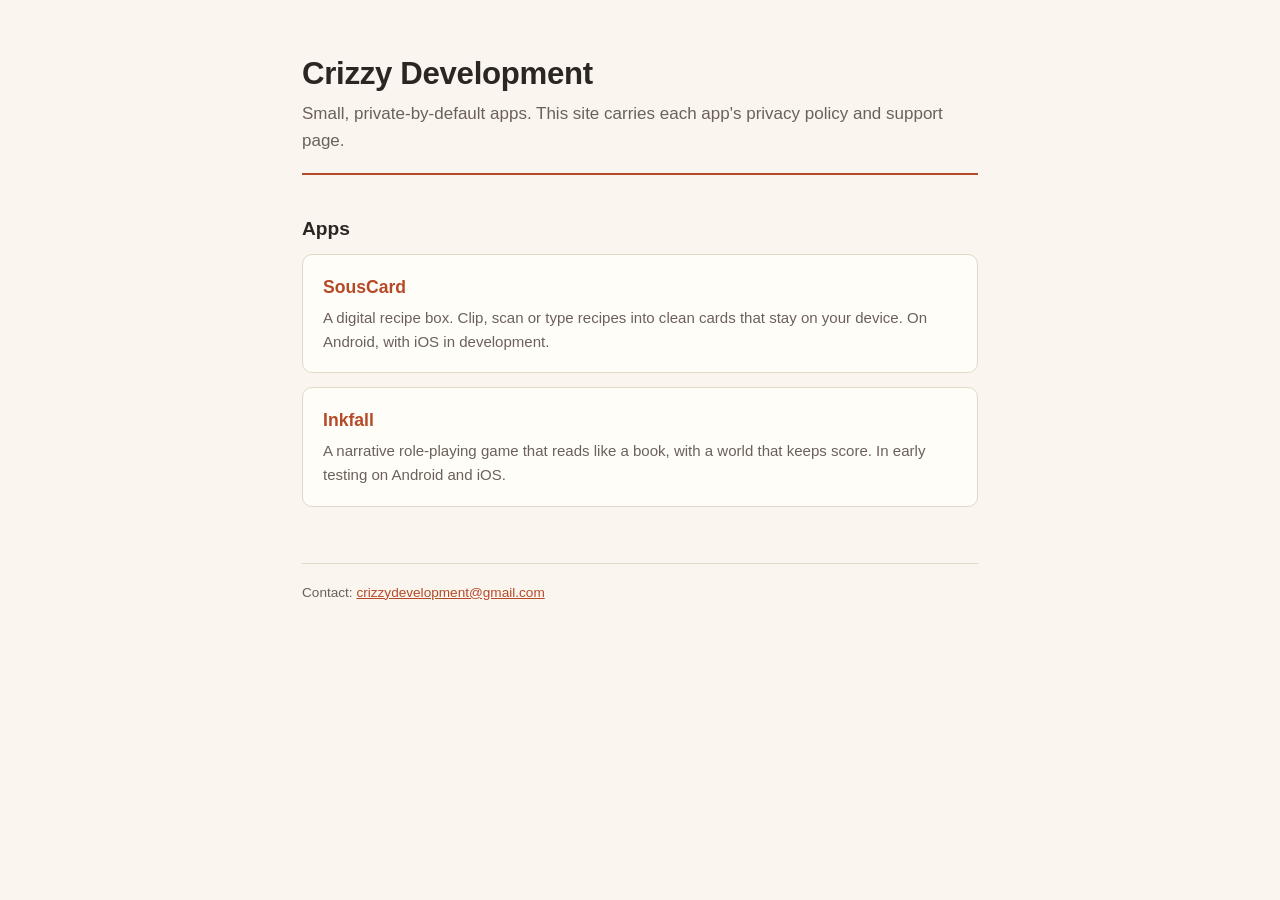
<file: index.html>
<!doctype html>
<html lang="en">
<head>
<meta charset="utf-8">
<meta name="viewport" content="width=device-width, initial-scale=1">
<title>Crizzy Development</title>
<meta name="description" content="Apps by Crizzy Development, with their privacy policies and support pages.">
<link rel="stylesheet" href="/assets/site.css">
</head>
<body>
<div class="wrap">
<header>
  <h1>Crizzy Development</h1>
  <p class="lede">Small, private-by-default apps. This site carries each app's privacy policy and support page.</p>
</header>

<h2>Apps</h2>

<a class="card" href="/souscard/">
  <h2>SousCard</h2>
  <p>A digital recipe box. Clip, scan or type recipes into clean cards that stay on your device. On Android, with iOS in development.</p>
</a>

<a class="card" href="/inkfall/">
  <h2>Inkfall</h2>
  <p>A narrative role-playing game that reads like a book, with a world that keeps score. In early testing on Android and iOS.</p>
</a>

<footer>
  <p>Contact: <a href="mailto:crizzydevelopment@gmail.com">crizzydevelopment@gmail.com</a></p>
</footer>
</div>
</body>
</html>
</file>
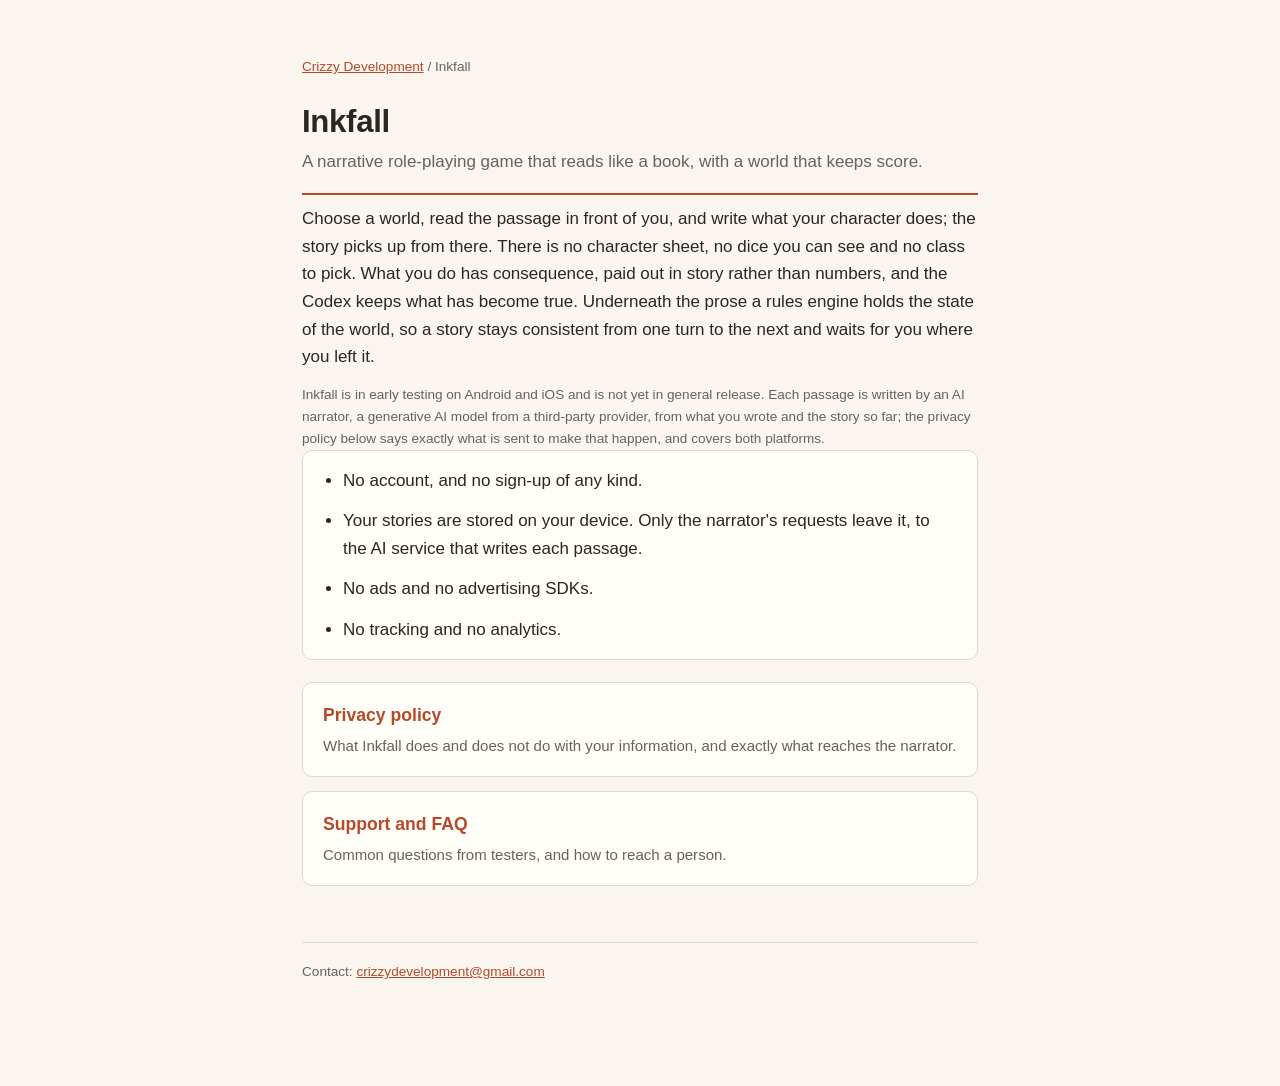
<file: inkfall/index.html>
<!doctype html>
<html lang="en">
<head>
<meta charset="utf-8">
<meta name="viewport" content="width=device-width, initial-scale=1">
<title>Inkfall</title>
<meta name="description" content="Inkfall is a narrative role-playing game for Android and iOS: choose a world, write what your character does, and an AI narrator answers back. In early testing.">
<link rel="stylesheet" href="/assets/site.css">
</head>
<body>
<div class="wrap">
<p class="crumb"><a href="/">Crizzy Development</a> / Inkfall</p>
<header>
  <h1>Inkfall</h1>
  <p class="lede">A narrative role-playing game that reads like a book, with a world that keeps score.</p>
</header>

<p>Choose a world, read the passage in front of you, and write what your character does; the story
picks up from there. There is no character sheet, no dice you can see and no class to pick. What you
do has consequence, paid out in story rather than numbers, and the Codex keeps what has become true.
Underneath the prose a rules engine holds the state of the world, so a story stays consistent from one
turn to the next and waits for you where you left it.</p>

<p class="meta">Inkfall is in early testing on Android and iOS and is not yet in general release. Each
passage is written by an AI narrator, a generative AI model from a third-party provider, from what you wrote and the story so far; the
privacy policy below says exactly what is sent to make that happen, and covers both platforms.</p>

<div class="key">
  <ul>
    <li>No account, and no sign-up of any kind.</li>
    <li>Your stories are stored on your device. Only the narrator's requests leave it, to the AI service that writes each passage.</li>
    <li>No ads and no advertising SDKs.</li>
    <li>No tracking and no analytics.</li>
  </ul>
</div>

<a class="card" href="/inkfall/privacy/">
  <h2>Privacy policy</h2>
  <p>What Inkfall does and does not do with your information, and exactly what reaches the narrator.</p>
</a>

<a class="card" href="/inkfall/support/">
  <h2>Support and FAQ</h2>
  <p>Common questions from testers, and how to reach a person.</p>
</a>

<footer>
  <p>Contact: <a href="mailto:crizzydevelopment@gmail.com">crizzydevelopment@gmail.com</a></p>
</footer>
</div>
</body>
</html>
</file>
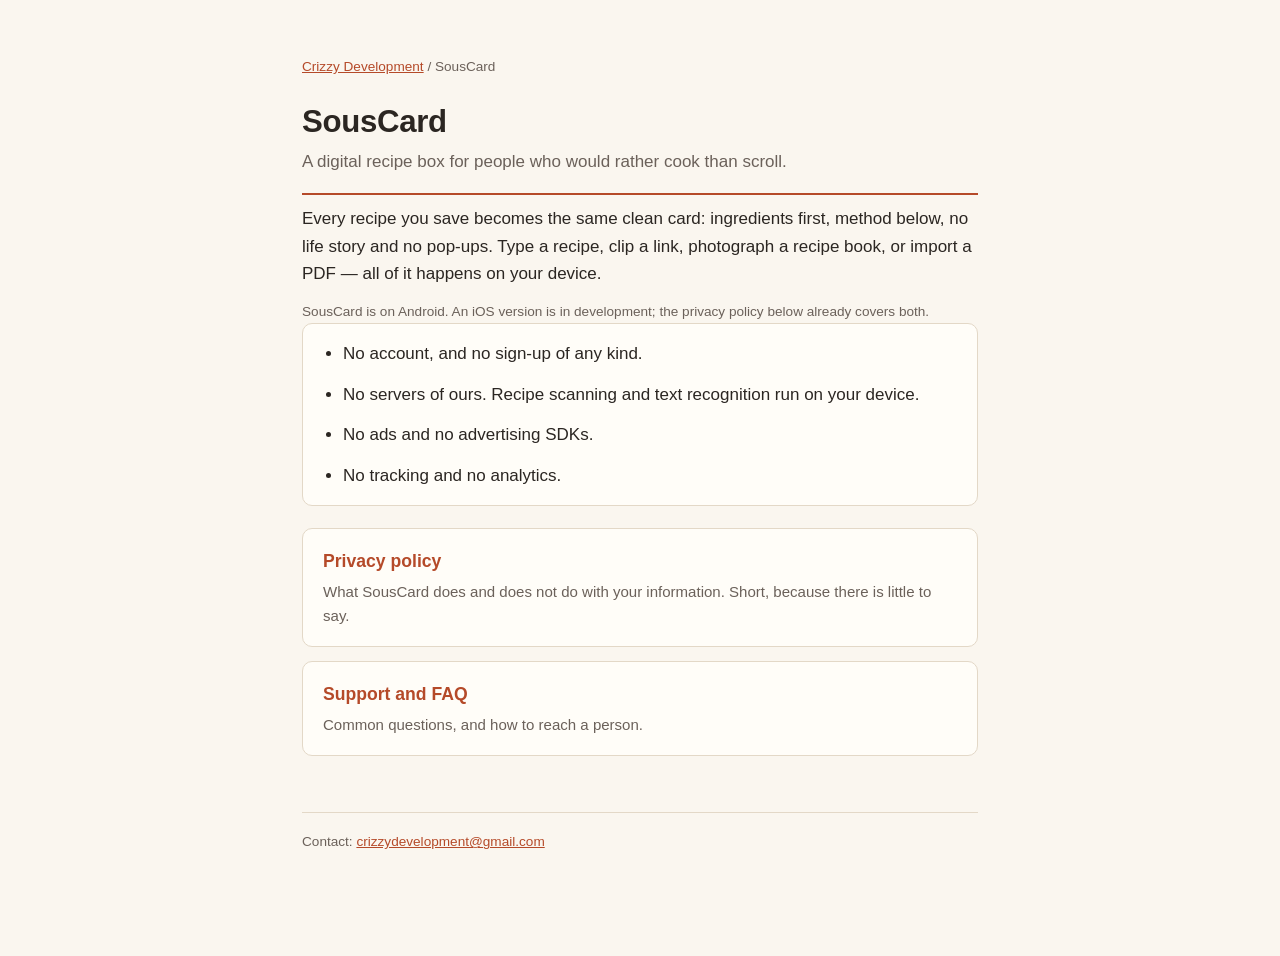
<file: souscard/index.html>
<!doctype html>
<html lang="en">
<head>
<meta charset="utf-8">
<meta name="viewport" content="width=device-width, initial-scale=1">
<title>SousCard</title>
<meta name="description" content="SousCard is a private, offline digital recipe box for Android, with an iOS version in development.">
<link rel="stylesheet" href="/assets/site.css">
</head>
<body>
<div class="wrap">
<p class="crumb"><a href="/">Crizzy Development</a> / SousCard</p>
<header>
  <h1>SousCard</h1>
  <p class="lede">A digital recipe box for people who would rather cook than scroll.</p>
</header>

<p>Every recipe you save becomes the same clean card: ingredients first, method below, no life
story and no pop-ups. Type a recipe, clip a link, photograph a recipe book, or import a PDF —
all of it happens on your device.</p>

<p class="meta">SousCard is on Android. An iOS version is in development; the privacy policy
below already covers both.</p>

<div class="key">
  <ul>
    <li>No account, and no sign-up of any kind.</li>
    <li>No servers of ours. Recipe scanning and text recognition run on your device.</li>
    <li>No ads and no advertising SDKs.</li>
    <li>No tracking and no analytics.</li>
  </ul>
</div>

<a class="card" href="/souscard/privacy/">
  <h2>Privacy policy</h2>
  <p>What SousCard does and does not do with your information. Short, because there is little to say.</p>
</a>

<a class="card" href="/souscard/support/">
  <h2>Support and FAQ</h2>
  <p>Common questions, and how to reach a person.</p>
</a>

<footer>
  <p>Contact: <a href="mailto:crizzydevelopment@gmail.com">crizzydevelopment@gmail.com</a></p>
</footer>
</div>
</body>
</html>
</file>
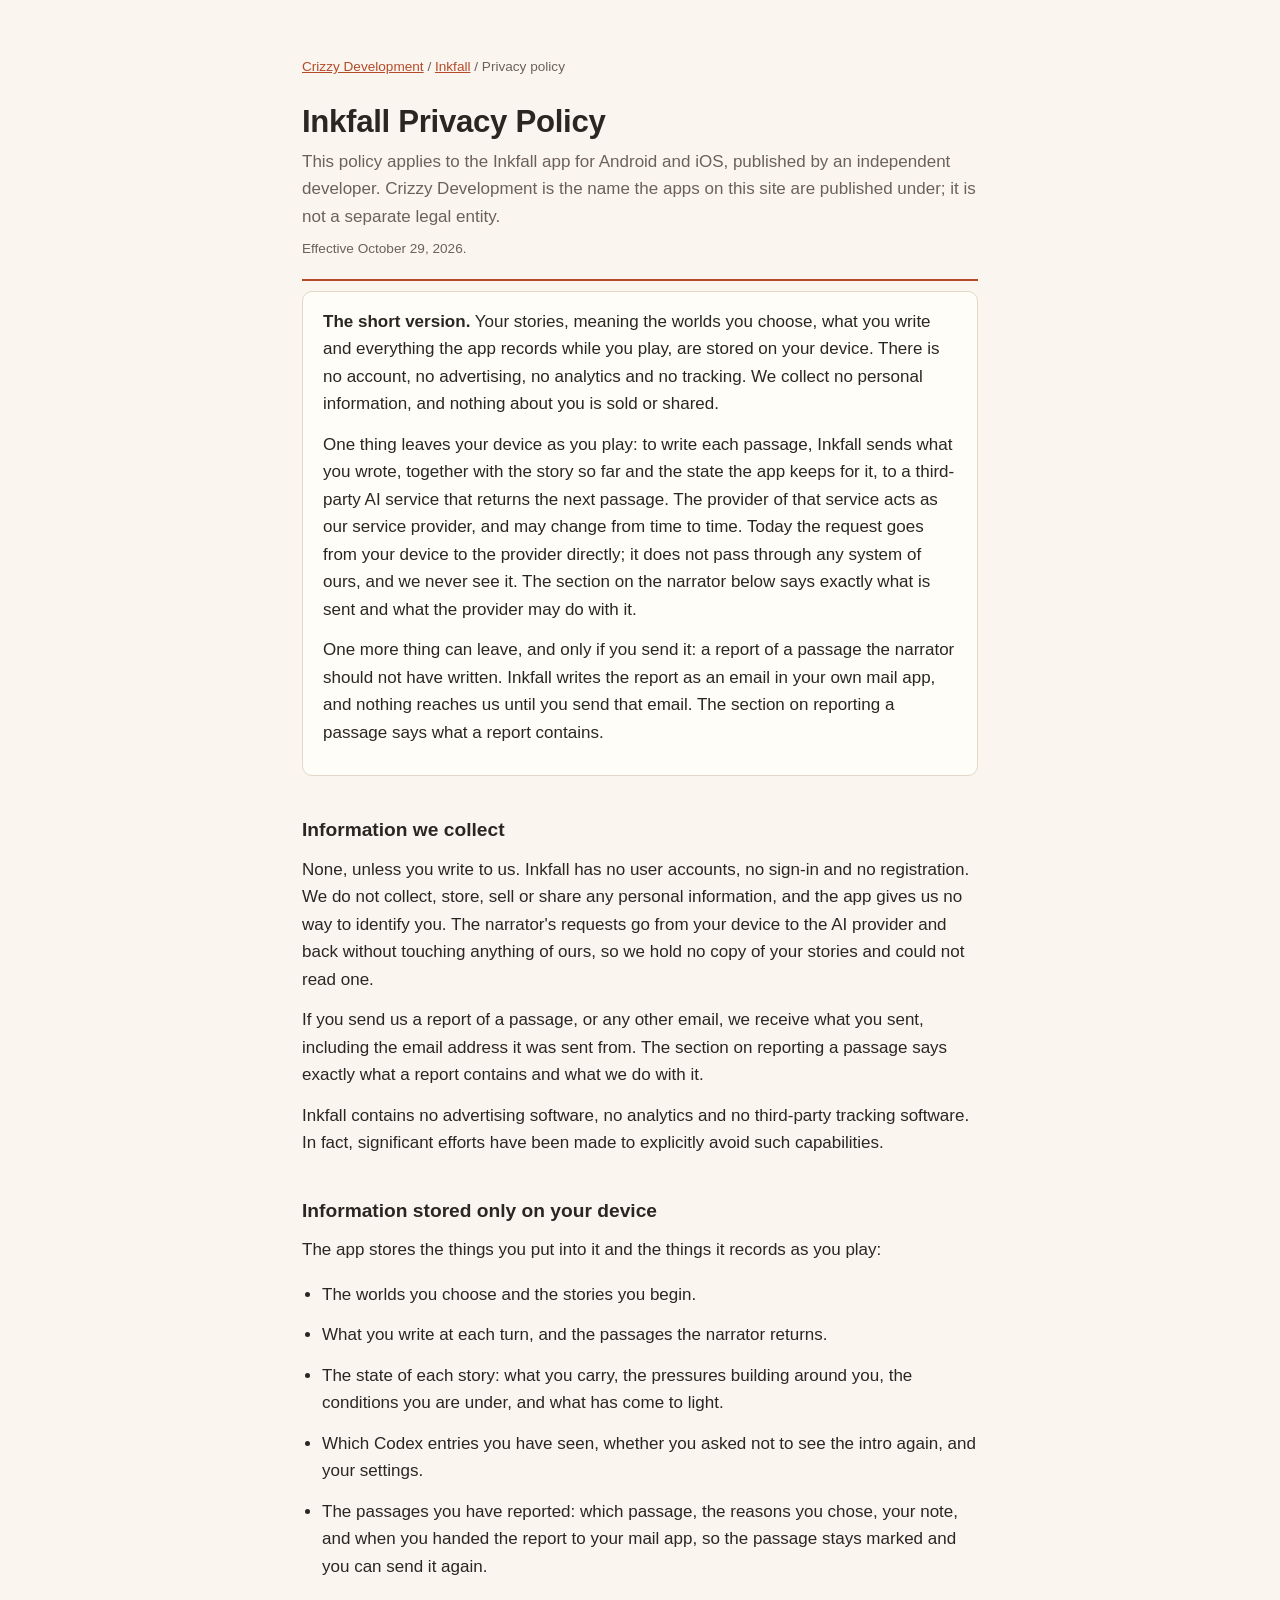
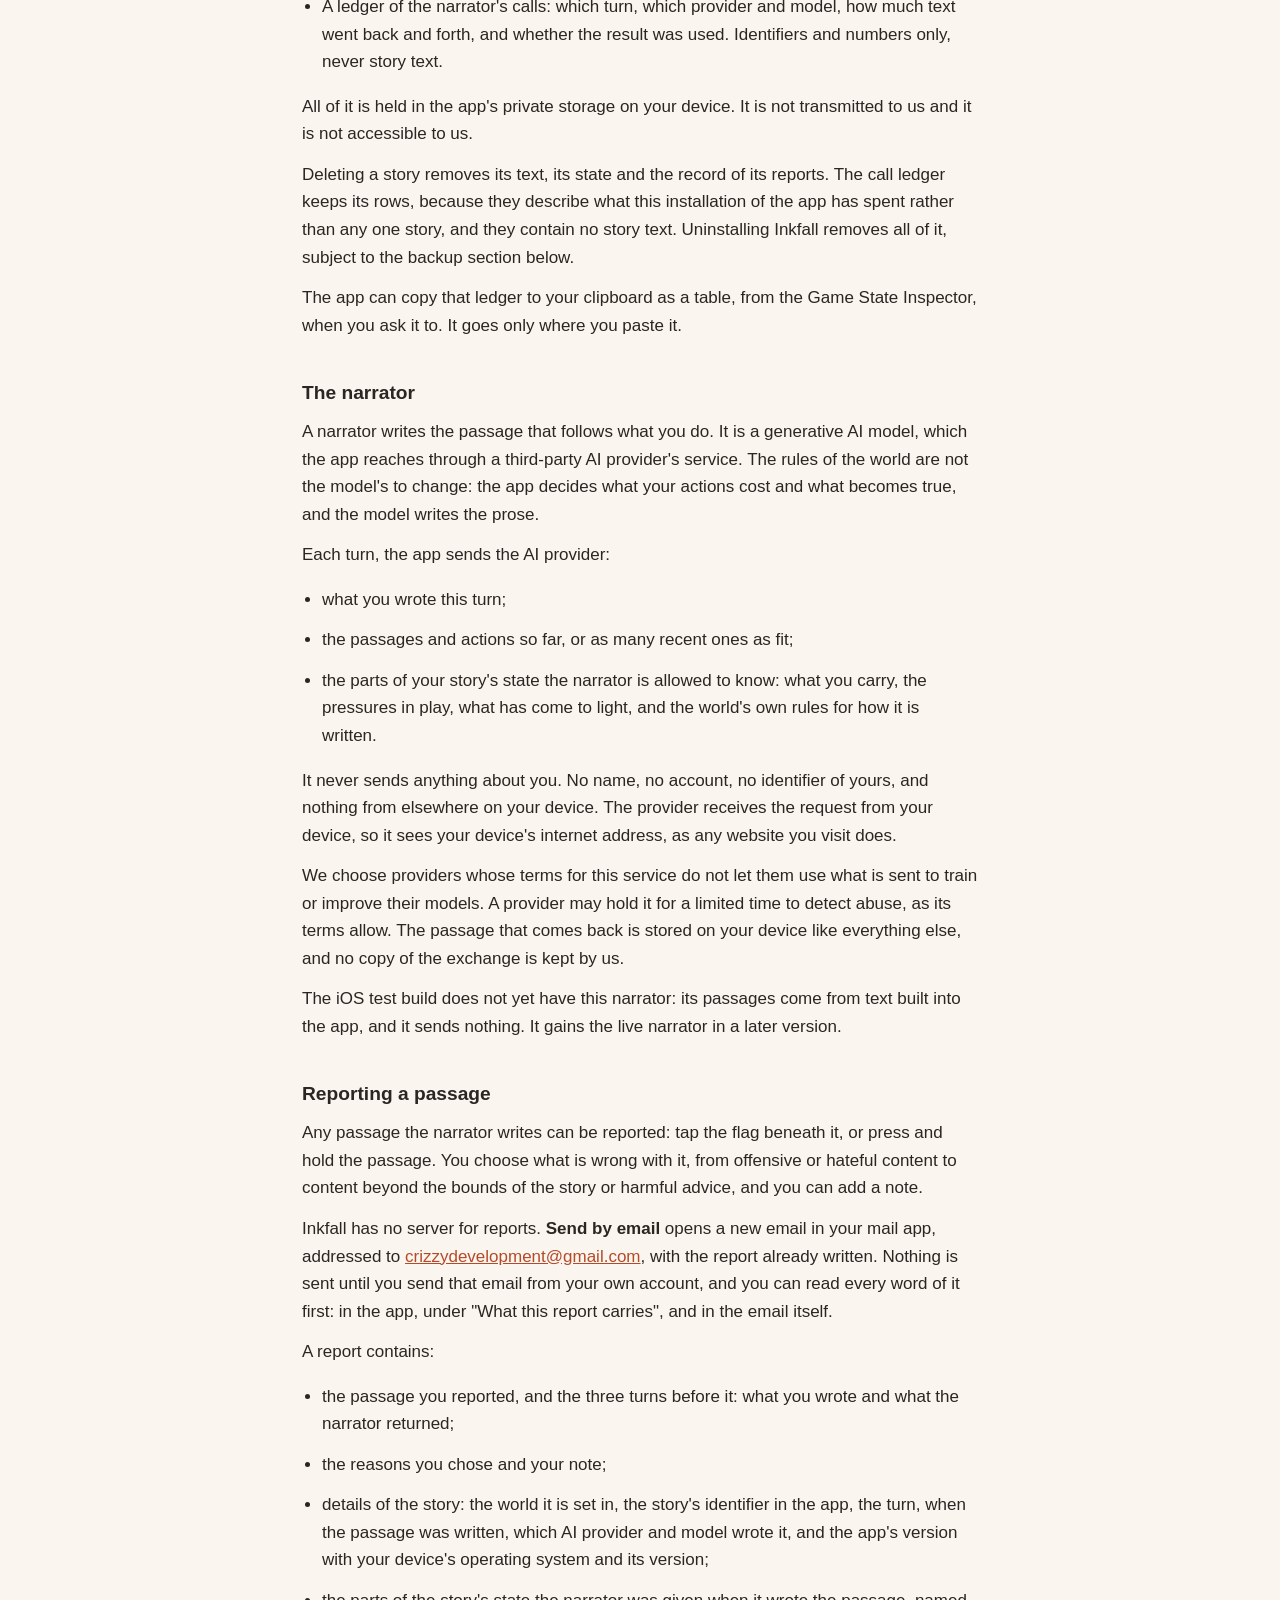
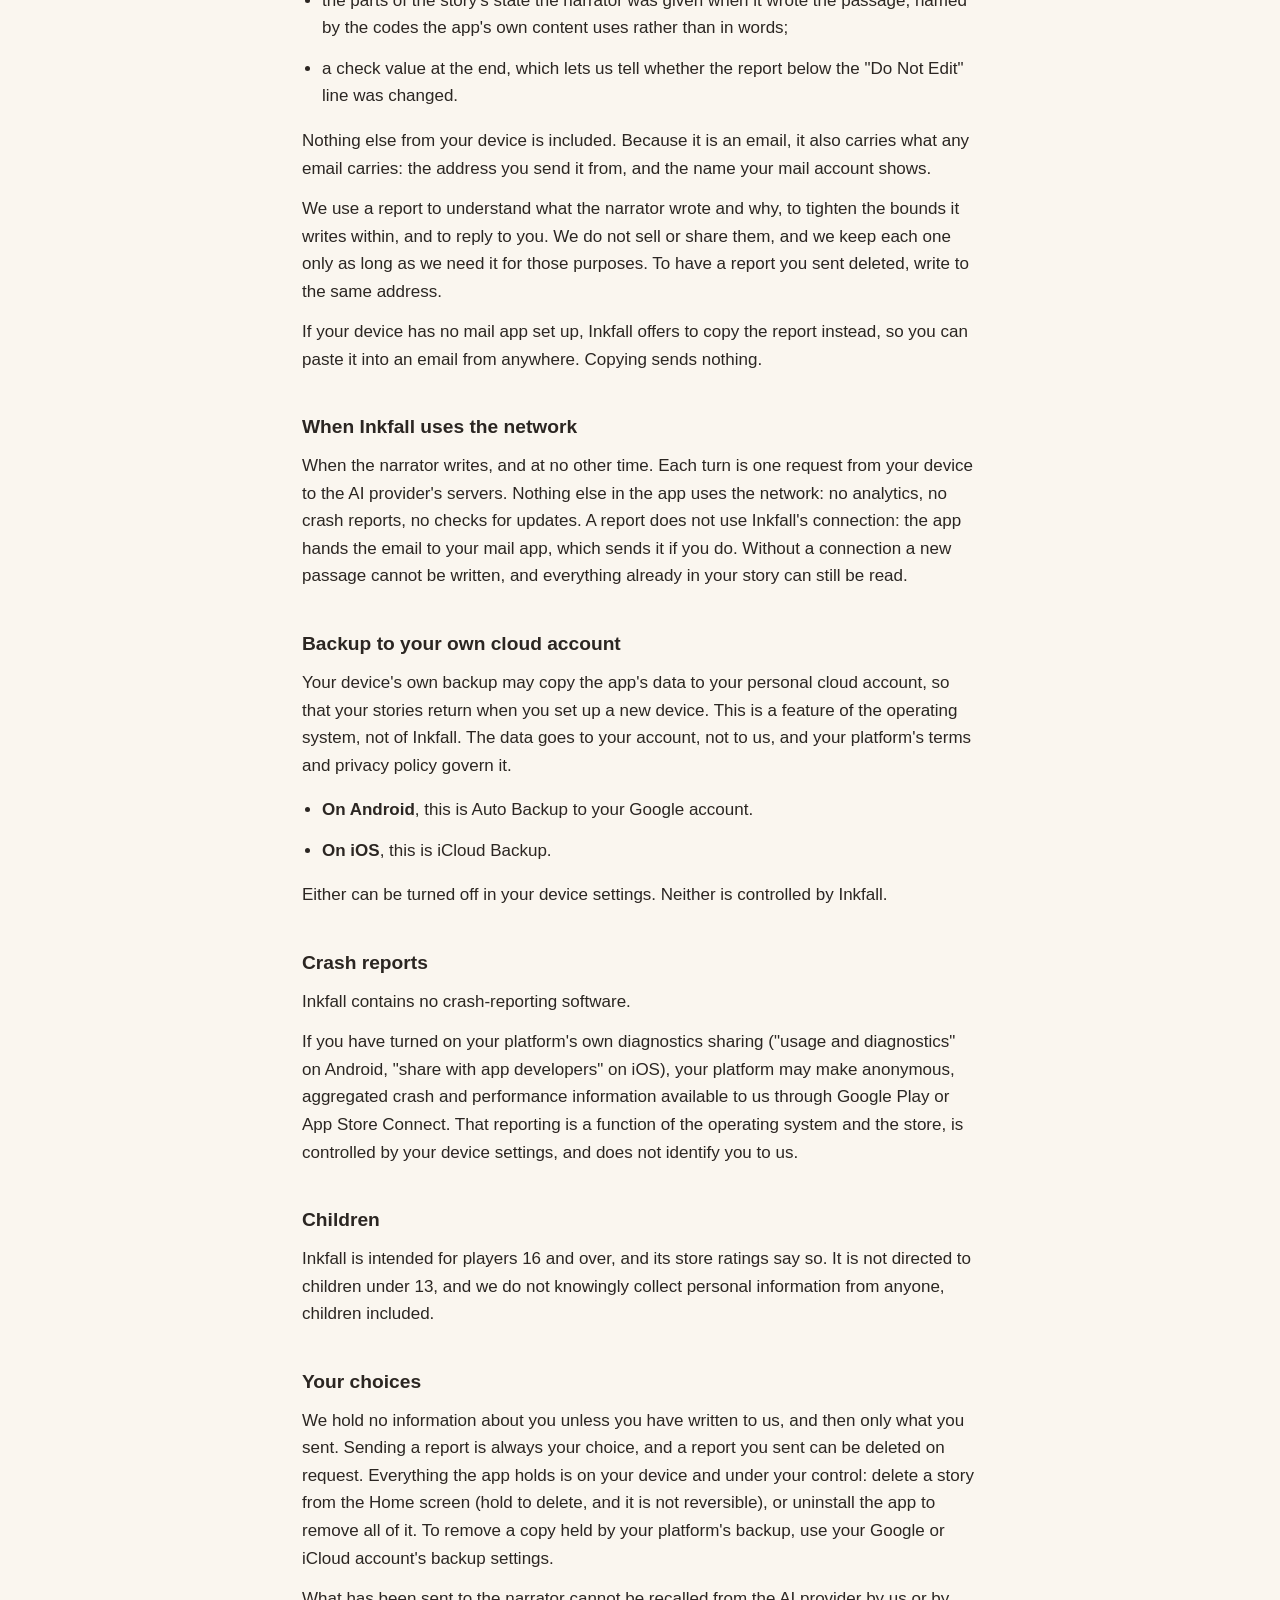
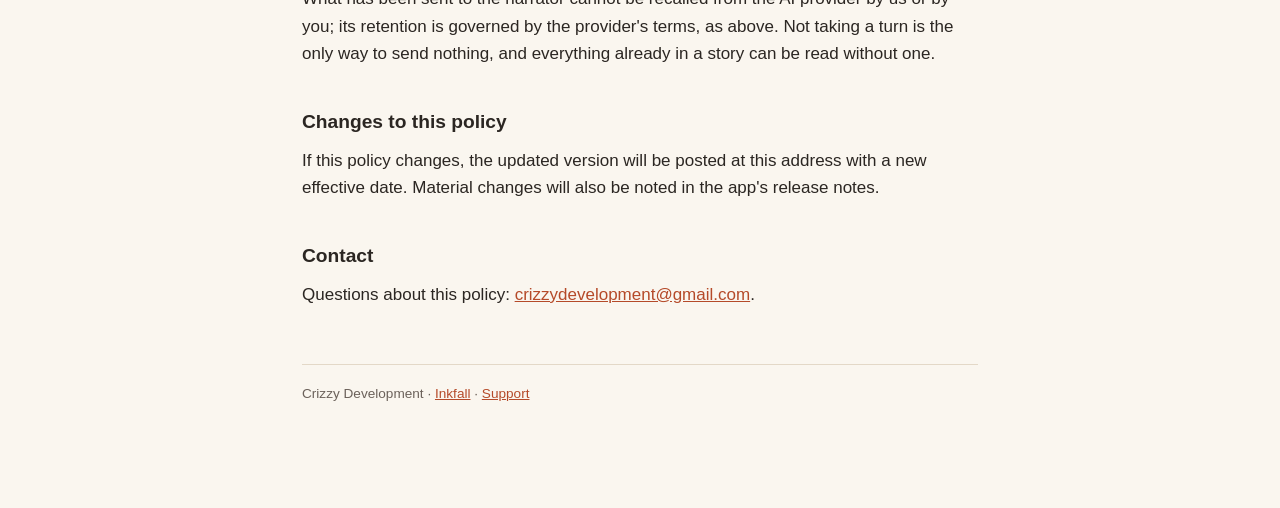
<file: inkfall/privacy/index.html>
<!doctype html>
<html lang="en">
<head>
<meta charset="utf-8">
<meta name="viewport" content="width=device-width, initial-scale=1">
<title>Inkfall Privacy Policy</title>
<meta name="description" content="The privacy policy for Inkfall, a narrative role-playing game for Android and iOS. Your stories stay on your device; each turn is sent to a third-party AI service to write the next passage, and a report of a passage reaches us only if you send it.">
<link rel="stylesheet" href="/assets/site.css">
</head>
<body>
<div class="wrap">
<p class="crumb"><a href="/">Crizzy Development</a> / <a href="/inkfall/">Inkfall</a> / Privacy policy</p>
<header>
  <h1>Inkfall Privacy Policy</h1>
  <p class="lede">This policy applies to the Inkfall app for Android and iOS, published by an
  independent developer. Crizzy Development is the name the apps on this site are published under;
  it is not a separate legal entity.</p>
  <p class="meta">Effective October 29, 2026.</p>
</header>

<div class="key">
  <p><strong>The short version.</strong> Your stories, meaning the worlds you choose, what you write
  and everything the app records while you play, are stored on your device. There is no account, no
  advertising, no analytics and no tracking. We collect no personal information, and nothing about
  you is sold or shared.</p>
  <p>One thing leaves your device as you play: to write each passage, Inkfall sends what you wrote,
  together with the story so far and the state the app keeps for it, to a third-party AI service that returns the next passage. The provider of that service acts as
  our service provider, and may change from time to time. Today the request goes from your device to
  the provider directly; it does not pass through any system of ours, and we never see it. The section
  on the narrator below says exactly what is sent and what the provider may do with it.</p>
  <p>One more thing can leave, and only if you send it: a report of a passage the narrator should not
  have written. Inkfall writes the report as an email in your own mail app, and nothing reaches us
  until you send that email. The section on reporting a passage says what a report contains.</p>
</div>

<h2>Information we collect</h2>
<p>None, unless you write to us. Inkfall has no user accounts, no sign-in and no registration. We do
not collect, store, sell or share any personal information, and the app gives us no way to identify
you. The narrator's requests go from your device to the AI provider and back without touching anything of
ours, so we hold no copy of your stories and could not read one.</p>
<p>If you send us a report of a passage, or any other email, we receive what you sent, including the
email address it was sent from. The section on reporting a passage says exactly what a report
contains and what we do with it.</p>
<p>Inkfall contains no advertising software, no analytics and no third-party tracking software. In
fact, significant efforts have been made to explicitly avoid such capabilities.</p>

<h2>Information stored only on your device</h2>
<p>The app stores the things you put into it and the things it records as you play:</p>
<ul>
  <li>The worlds you choose and the stories you begin.</li>
  <li>What you write at each turn, and the passages the narrator returns.</li>
  <li>The state of each story: what you carry, the pressures building around you, the conditions
  you are under, and what has come to light.</li>
  <li>Which Codex entries you have seen, whether you asked not to see the intro again, and your
  settings.</li>
  <li>The passages you have reported: which passage, the reasons you chose, your note, and when you
  handed the report to your mail app, so the passage stays marked and you can send it again.</li>
  <li>A ledger of the narrator's calls: which turn, which provider and model, how much text went
  back and forth, and whether the result was used. Identifiers and numbers only, never story
  text.</li>
</ul>
<p>All of it is held in the app's private storage on your device. It is not transmitted to us and it
is not accessible to us.</p>
<p>Deleting a story removes its text, its state and the record of its reports. The call ledger keeps its rows, because they
describe what this installation of the app has spent rather than any one story, and they contain no
story text. Uninstalling Inkfall removes all of it, subject to the backup section below.</p>
<p>The app can copy that ledger to your clipboard as a table, from the Game State Inspector, when you
ask it to. It goes only where you paste it.</p>

<h2>The narrator</h2>
<p>A narrator writes the passage that follows what you do. It is a generative AI model, which the app reaches
through a third-party AI provider's service. The rules of the world are not the model's to change:
the app decides what your actions cost and what becomes true, and the model writes the prose.</p>
<p>Each turn, the app sends the AI provider:</p>
<ul>
  <li>what you wrote this turn;</li>
  <li>the passages and actions so far, or as many recent ones as fit;</li>
  <li>the parts of your story's state the narrator is allowed to know: what you carry, the pressures
  in play, what has come to light, and the world's own rules for how it is written.</li>
</ul>
<p>It never sends anything about you. No name, no account, no identifier of yours, and nothing from
elsewhere on your device. The provider receives the request from your device, so it sees your device's
internet address, as any website you visit does.</p>
<p>We choose providers whose terms for this service do not let them use what is sent to train or
improve their models. A provider may hold it for a limited time to detect abuse, as its terms allow. The passage that comes back is stored on your device like
everything else, and no copy of the exchange is kept by us.</p>
<p>The iOS test build does not yet have this narrator: its passages come from text built into the
app, and it sends nothing. It gains the live narrator in a later version.</p>

<h2>Reporting a passage</h2>
<p>Any passage the narrator writes can be reported: tap the flag beneath it, or press and hold the
passage. You choose what is wrong with it, from offensive or hateful content to content beyond the
bounds of the story or harmful advice, and you can add a note.</p>
<p>Inkfall has no server for reports. <strong>Send by email</strong> opens a new email in your mail
app, addressed to <a href="mailto:crizzydevelopment@gmail.com">crizzydevelopment@gmail.com</a>, with
the report already written. Nothing is sent until you send that email from your own account, and you
can read every word of it first: in the app, under "What this report carries", and in the email
itself.</p>
<p>A report contains:</p>
<ul>
  <li>the passage you reported, and the three turns before it: what you wrote and what the narrator
  returned;</li>
  <li>the reasons you chose and your note;</li>
  <li>details of the story: the world it is set in, the story's identifier in the app, the turn,
  when the passage was written, which AI provider and model wrote it, and the app's version with
  your device's operating system and its version;</li>
  <li>the parts of the story's state the narrator was given when it wrote the passage, named by the
  codes the app's own content uses rather than in words;</li>
  <li>a check value at the end, which lets us tell whether the report below the "Do Not Edit" line
  was changed.</li>
</ul>
<p>Nothing else from your device is included. Because it is an email, it also carries what any email
carries: the address you send it from, and the name your mail account shows.</p>
<p>We use a report to understand what the narrator wrote and why, to tighten the bounds it writes
within, and to reply to you. We do not sell or share them, and we keep each one only as long as we need it for those purposes. To have a report
you sent deleted, write to the same address.</p>
<p>If your device has no mail app set up, Inkfall offers to copy the report instead, so you can paste
it into an email from anywhere. Copying sends nothing.</p>

<h2>When Inkfall uses the network</h2>
<p>When the narrator writes, and at no other time. Each turn is one request from your device to
the AI provider's servers. Nothing else in the app uses the network: no analytics, no crash reports, no
checks for updates. A report does not use Inkfall's connection: the app hands the email to your mail
app, which sends it if you do. Without a connection a new passage cannot be written, and everything
already in your story can still be read.</p>

<h2>Backup to your own cloud account</h2>
<p>Your device's own backup may copy the app's data to your personal cloud account, so that your
stories return when you set up a new device. This is a feature of the operating system, not of
Inkfall. The data goes to your account, not to us, and your platform's terms and privacy policy
govern it.</p>
<ul>
  <li><strong>On Android</strong>, this is Auto Backup to your Google account.</li>
  <li><strong>On iOS</strong>, this is iCloud Backup.</li>
</ul>
<p>Either can be turned off in your device settings. Neither is controlled by Inkfall.</p>

<h2>Crash reports</h2>
<p>Inkfall contains no crash-reporting software.</p>
<p>If you have turned on your platform's own diagnostics sharing ("usage and diagnostics" on
Android, "share with app developers" on iOS), your platform may make anonymous, aggregated crash and
performance information available to us through Google Play or App Store Connect. That reporting is
a function of the operating system and the store, is controlled by your device settings, and does
not identify you to us.</p>

<h2>Children</h2>
<p>Inkfall is intended for players 16 and over, and its store ratings say so. It is not directed to
children under 13, and we do not knowingly collect personal information from anyone, children
included.</p>

<h2>Your choices</h2>
<p>We hold no information about you unless you have written to us, and then only what you sent.
Sending a report is always your choice, and a report you sent can be deleted on request. Everything
the app holds is on your device and under your control: delete a story from the Home screen (hold to delete, and it is not reversible), or
uninstall the app to remove all of it. To remove a copy held by your platform's backup, use your
Google or iCloud account's backup settings.</p>
<p>What has been sent to the narrator cannot be recalled from the AI provider by us or by you; its retention
is governed by the provider's terms, as above. Not taking a turn is the only way to send nothing, and
everything already in a story can be read without one.</p>

<h2>Changes to this policy</h2>
<p>If this policy changes, the updated version will be posted at this address with a new effective
date. Material changes will also be noted in the app's release notes.</p>

<h2>Contact</h2>
<p>Questions about this policy: <a href="mailto:crizzydevelopment@gmail.com">crizzydevelopment@gmail.com</a>.</p>

<footer>
  <p>Crizzy Development · <a href="/inkfall/">Inkfall</a> · <a href="/inkfall/support/">Support</a></p>
</footer>
</div>
</body>
</html>
</file>
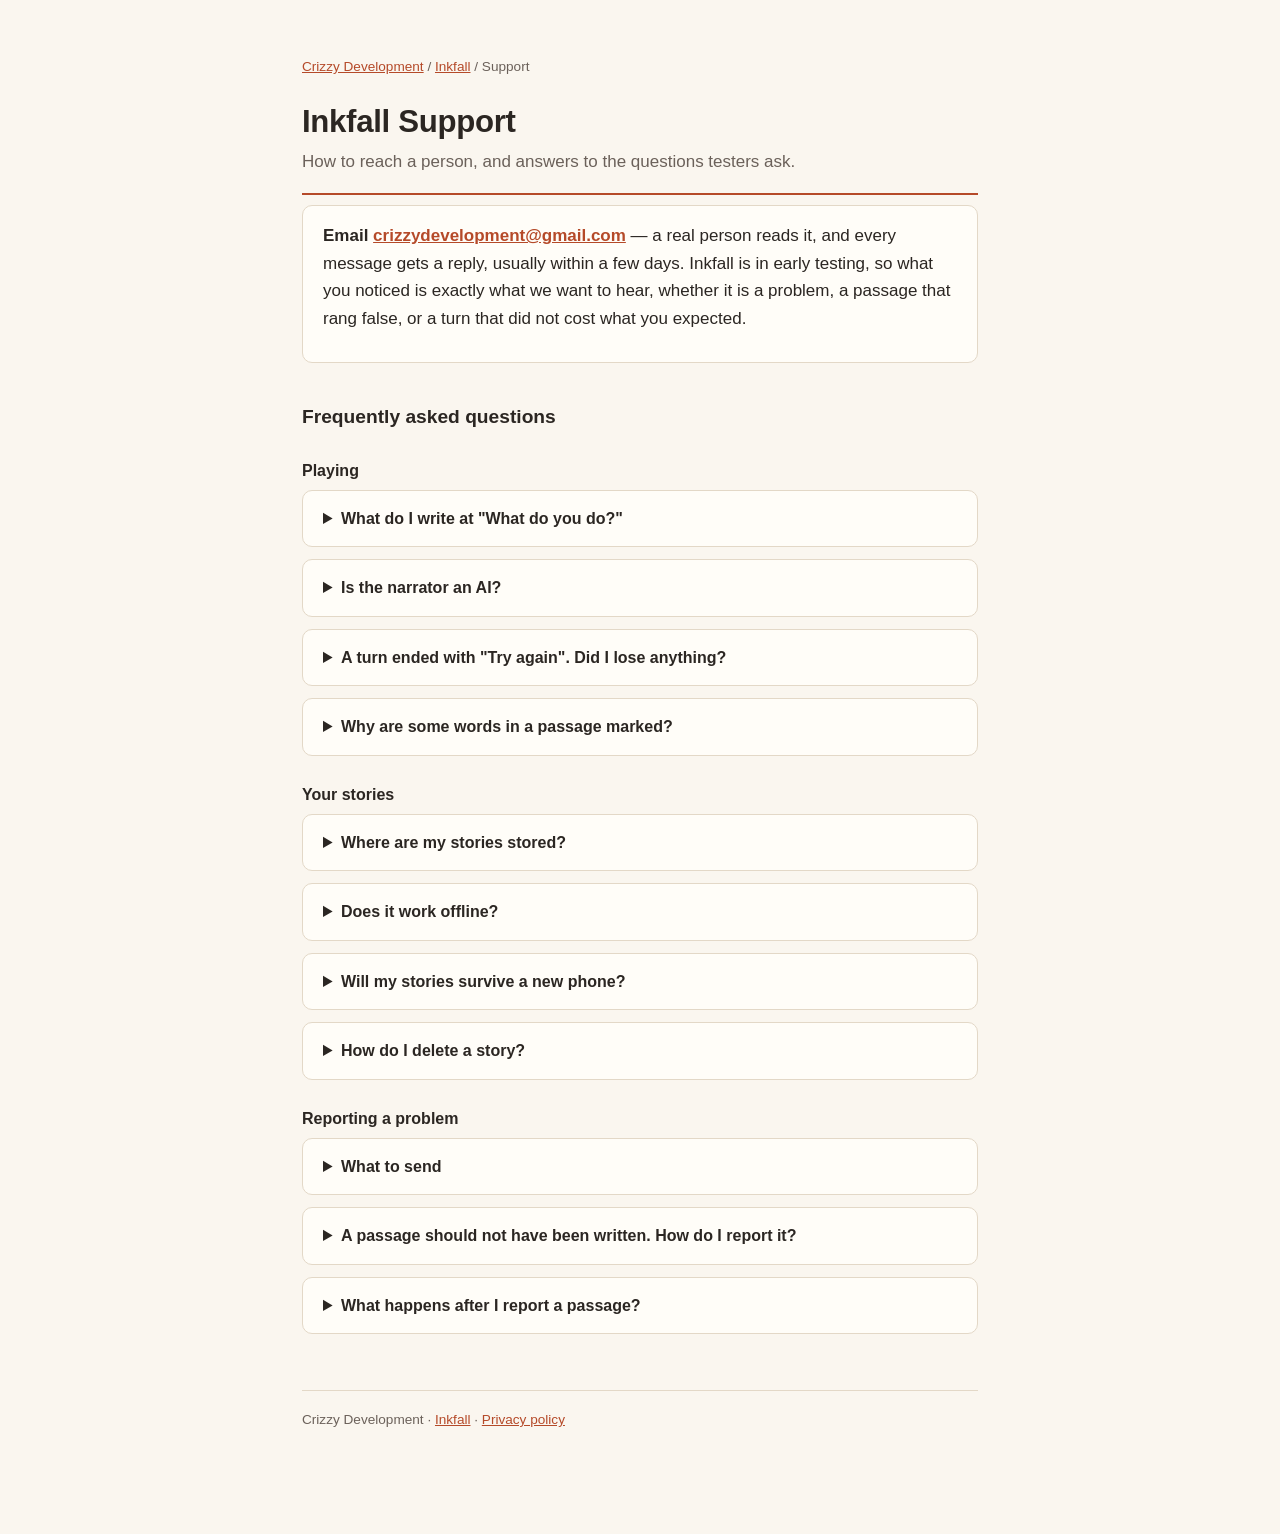
<file: inkfall/support/index.html>
<!doctype html>
<html lang="en">
<head>
<meta charset="utf-8">
<meta name="viewport" content="width=device-width, initial-scale=1">
<title>Inkfall Support</title>
<meta name="description" content="Support and frequently asked questions for Inkfall, a narrative role-playing game for Android and iOS.">
<link rel="stylesheet" href="/assets/site.css">
</head>
<body>
<div class="wrap">
<p class="crumb"><a href="/">Crizzy Development</a> / <a href="/inkfall/">Inkfall</a> / Support</p>
<header>
  <h1>Inkfall Support</h1>
  <p class="lede">How to reach a person, and answers to the questions testers ask.</p>
</header>

<div class="key">
  <p><strong>Email <a href="mailto:crizzydevelopment@gmail.com">crizzydevelopment@gmail.com</a></strong>
  — a real person reads it, and every message gets a reply, usually within a few days. Inkfall is in
  early testing, so what you noticed is exactly what we want to hear, whether it is a problem, a
  passage that rang false, or a turn that did not cost what you expected.</p>
</div>

<h2>Frequently asked questions</h2>

<h3>Playing</h3>

<details class="faq">
  <summary><h4>What do I write at "What do you do?"</h4></summary>
  <div class="faq-a">
    <p>Whatever your character does next, in plain words. A sentence is plenty. The story picks up
    from what you wrote, and the world decides what it costs: there is no command list and no right
    answer to find.</p>
  </div>
</details>

<details class="faq">
  <summary><h4>Is the narrator an AI?</h4></summary>
  <div class="faq-a">
    <p>Yes. Each passage is written by a generative AI model, from a third-party provider, from what you wrote and the story
    so far. The model writes the prose; it does not run the world. What your actions cost, what you
    carry and what has become true are decided by the app's own rules, and the Codex shows them. The
    <a href="/inkfall/privacy/">privacy policy</a> says exactly what is sent to make a passage.</p>
  </div>
</details>

<details class="faq">
  <summary><h4>A turn ended with "Try again". Did I lose anything?</h4></summary>
  <div class="faq-a">
    <p>No. "Try again" means the narrator's request did not get through, or what came back could not
    be used, and nothing in your story changed. Try the turn again. If it keeps happening, check your
    connection, and if the connection is fine, tell us.</p>
  </div>
</details>

<details class="faq">
  <summary><h4>Why are some words in a passage marked?</h4></summary>
  <div class="faq-a">
    <p>Because the Codex has an entry for them. Tap a marked word to read what the world knows about
    it. The marks can be turned off under Settings, in the Reading section; the words stay tappable
    either way.</p>
  </div>
</details>

<h3>Your stories</h3>

<details class="faq">
  <summary><h4>Where are my stories stored?</h4></summary>
  <div class="faq-a">
    <p>On your device, in the app's private storage. There is no account and no server of ours. See
    the <a href="/inkfall/privacy/">privacy policy</a>.</p>
  </div>
</details>

<details class="faq">
  <summary><h4>Does it work offline?</h4></summary>
  <div class="faq-a">
    <p>Reading does: everything already in a story is on your device. Taking a turn needs a
    connection, because the narrator writes each passage on the AI provider's servers.</p>
  </div>
</details>

<details class="faq">
  <summary><h4>Will my stories survive a new phone?</h4></summary>
  <div class="faq-a">
    <p>Your device's own backup carries them, Auto Backup to your Google account on Android and
    iCloud Backup on iOS, and restores them when you set up a new device, provided backup is
    switched on in your device settings and you restore the new phone from the old one with the
    platform's own transfer.</p>
  </div>
</details>

<details class="faq">
  <summary><h4>How do I delete a story?</h4></summary>
  <div class="faq-a">
    <p>From the Home screen: open the story's options and hold to delete. It is not reversible, and
    the app says so before you let go.</p>
  </div>
</details>

<h3>Reporting a problem</h3>

<details class="faq">
  <summary><h4>What to send</h4></summary>
  <div class="faq-a">
    <p>Email <a href="mailto:crizzydevelopment@gmail.com">crizzydevelopment@gmail.com</a> with what you
    were doing and what happened. Screenshots help more than descriptions. The app's version is
    listed in the Game State Inspector, which opens from the Debug pill on the Codex header, and it
    helps a lot too.</p>
  </div>
</details>

<details class="faq">
  <summary><h4>A passage should not have been written. How do I report it?</h4></summary>
  <div class="faq-a">
    <p>From the passage itself: tap the small flag beneath it, or press and hold the passage. Choose
    what is wrong with it, add a note if you like, and tap <strong>Send by email</strong>. Your mail
    app opens a new email to us with the passage, the turns before it and the story's details already
    in it. Nothing is sent until you send that email, and you can read all of it first. The
    <a href="/inkfall/privacy/">privacy policy</a> lists exactly what a report contains.</p>
    <p>If your device has no mail app set up, the report sheet offers to copy the report instead;
    paste it into an email to <a href="mailto:crizzydevelopment@gmail.com">crizzydevelopment@gmail.com</a>
    from anywhere.</p>
  </div>
</details>

<details class="faq">
  <summary><h4>What happens after I report a passage?</h4></summary>
  <div class="faq-a">
    <p>A person reads every report and replies to it. The narrator is a model, and telling us where it
    went wrong is how it gets better bounds.</p>
    <p>The passage stays in your story exactly as it was. The flag beneath it fills in and says
    "Reported", and tapping it opens your report again, so you can change it and send it again.</p>
  </div>
</details>

<footer>
  <p>Crizzy Development · <a href="/inkfall/">Inkfall</a> · <a href="/inkfall/privacy/">Privacy policy</a></p>
</footer>
</div>
</body>
</html>
</file>
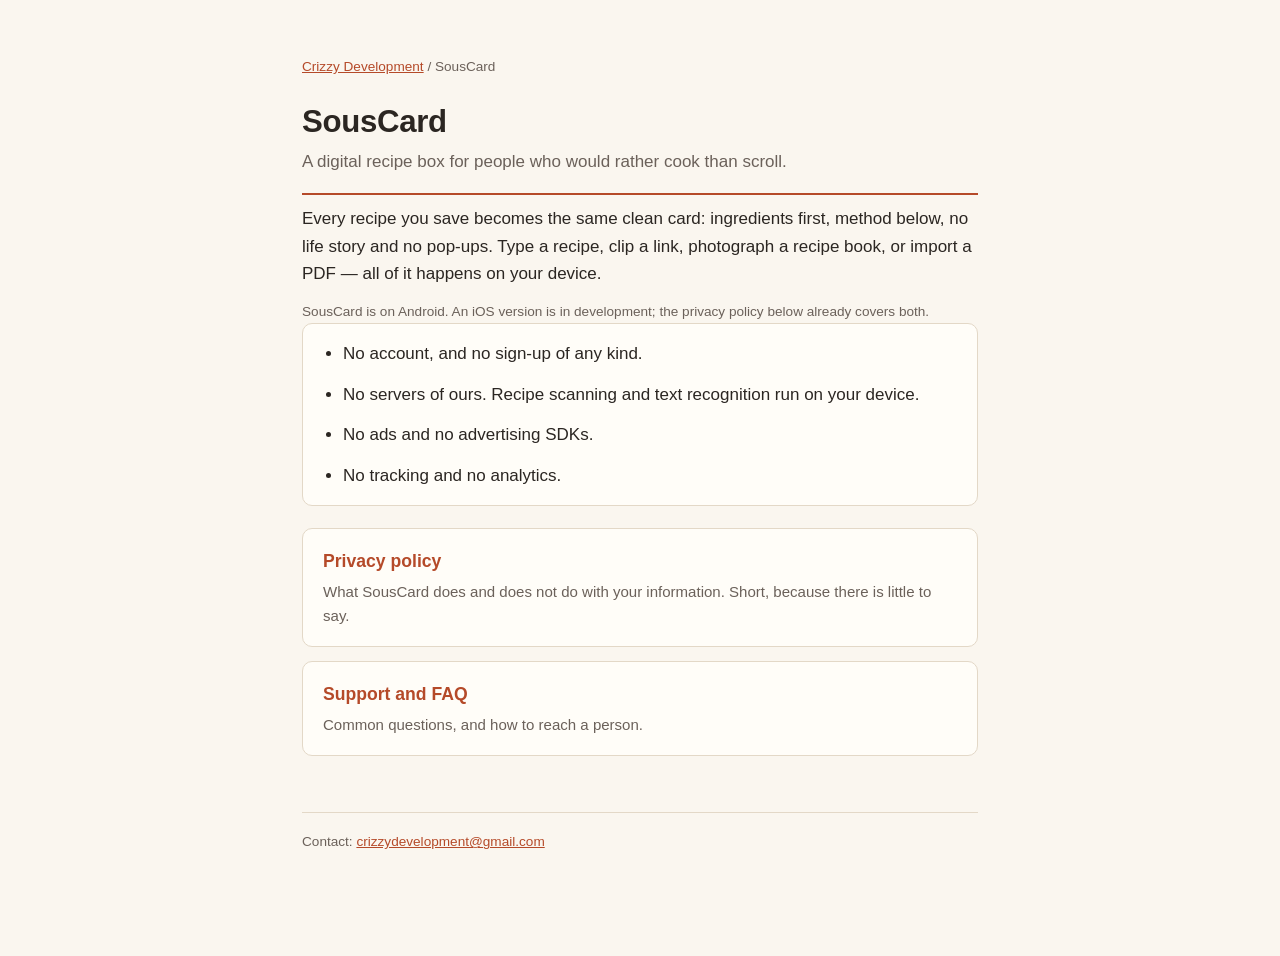
<file: souscard/ad/index.html>
<!doctype html>
<html lang="en">
<head>
<meta charset="utf-8">
<meta name="robots" content="noindex, nofollow">
<meta http-equiv="refresh" content="0; url=/souscard/">
<title>SousCard</title>
<!--
  The mock recipe blog that the SousCard ad videos were recorded against lived here
  (KI-165 / #211). The recordings are done, so the page is parked: this address now
  sends anyone who types it from the ad to the SousCard page. The blog itself is kept
  under the tag souscard-ad-2026-10 -- `git checkout souscard-ad-2026-10 -- souscard/ad/`
  brings it back for the next recording session. The source copy is in the SousCard
  repository's docs/marketing/scratch/mock-recipe-page/.
-->
</head>
<body>
<p><a href="/souscard/">SousCard</a></p>
</body>
</html>
</file>
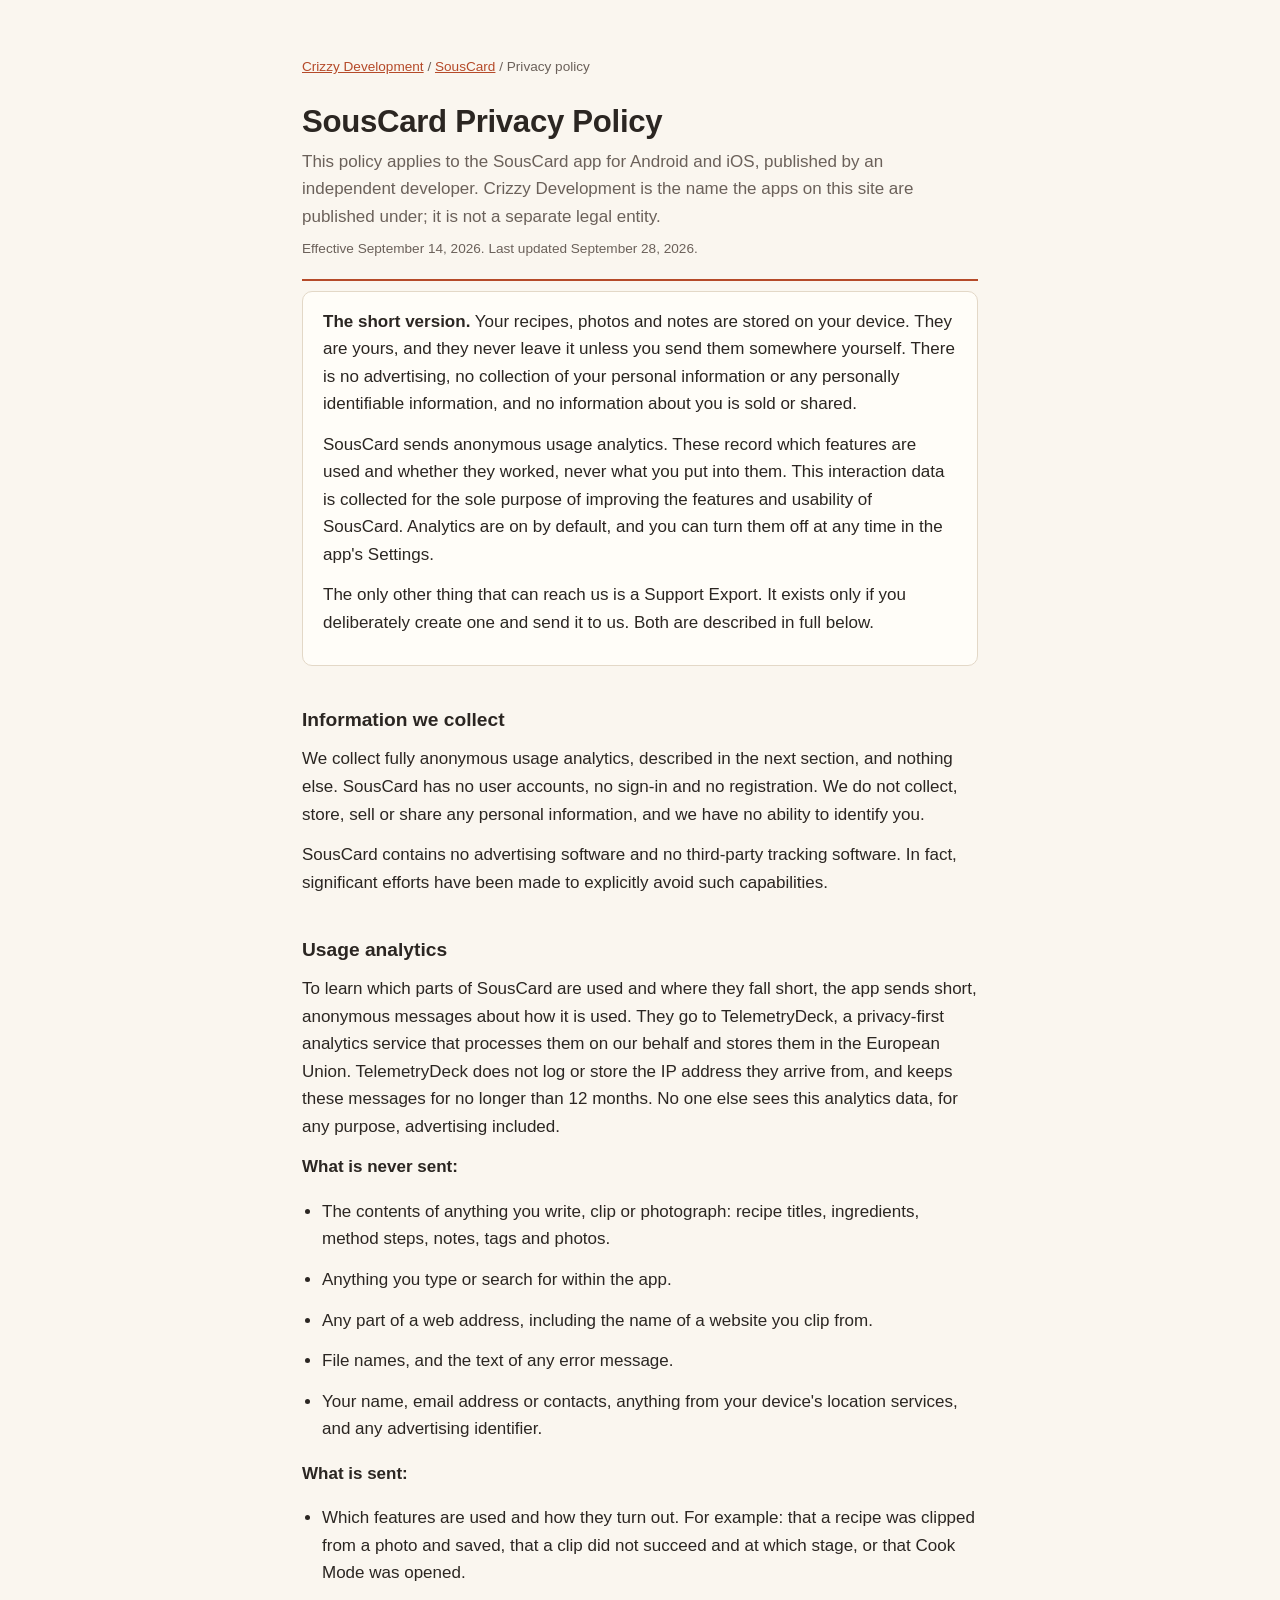
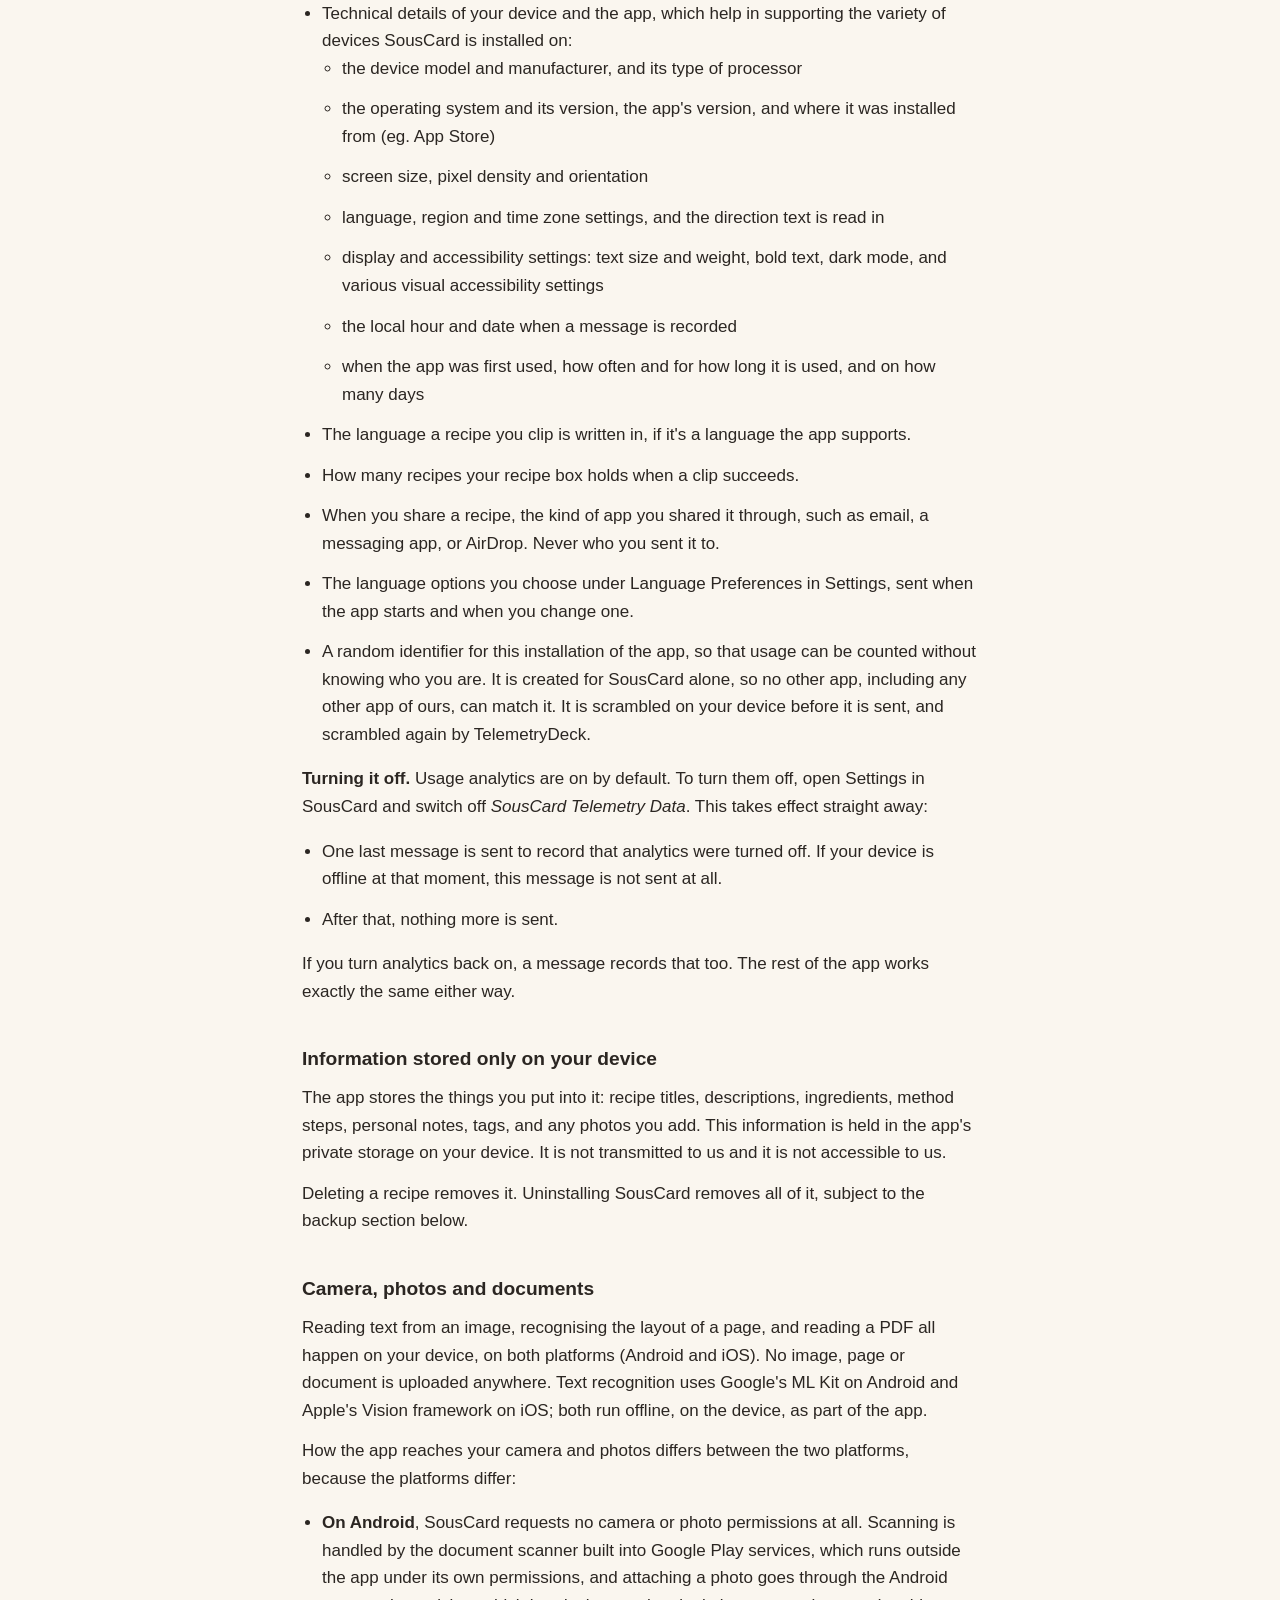
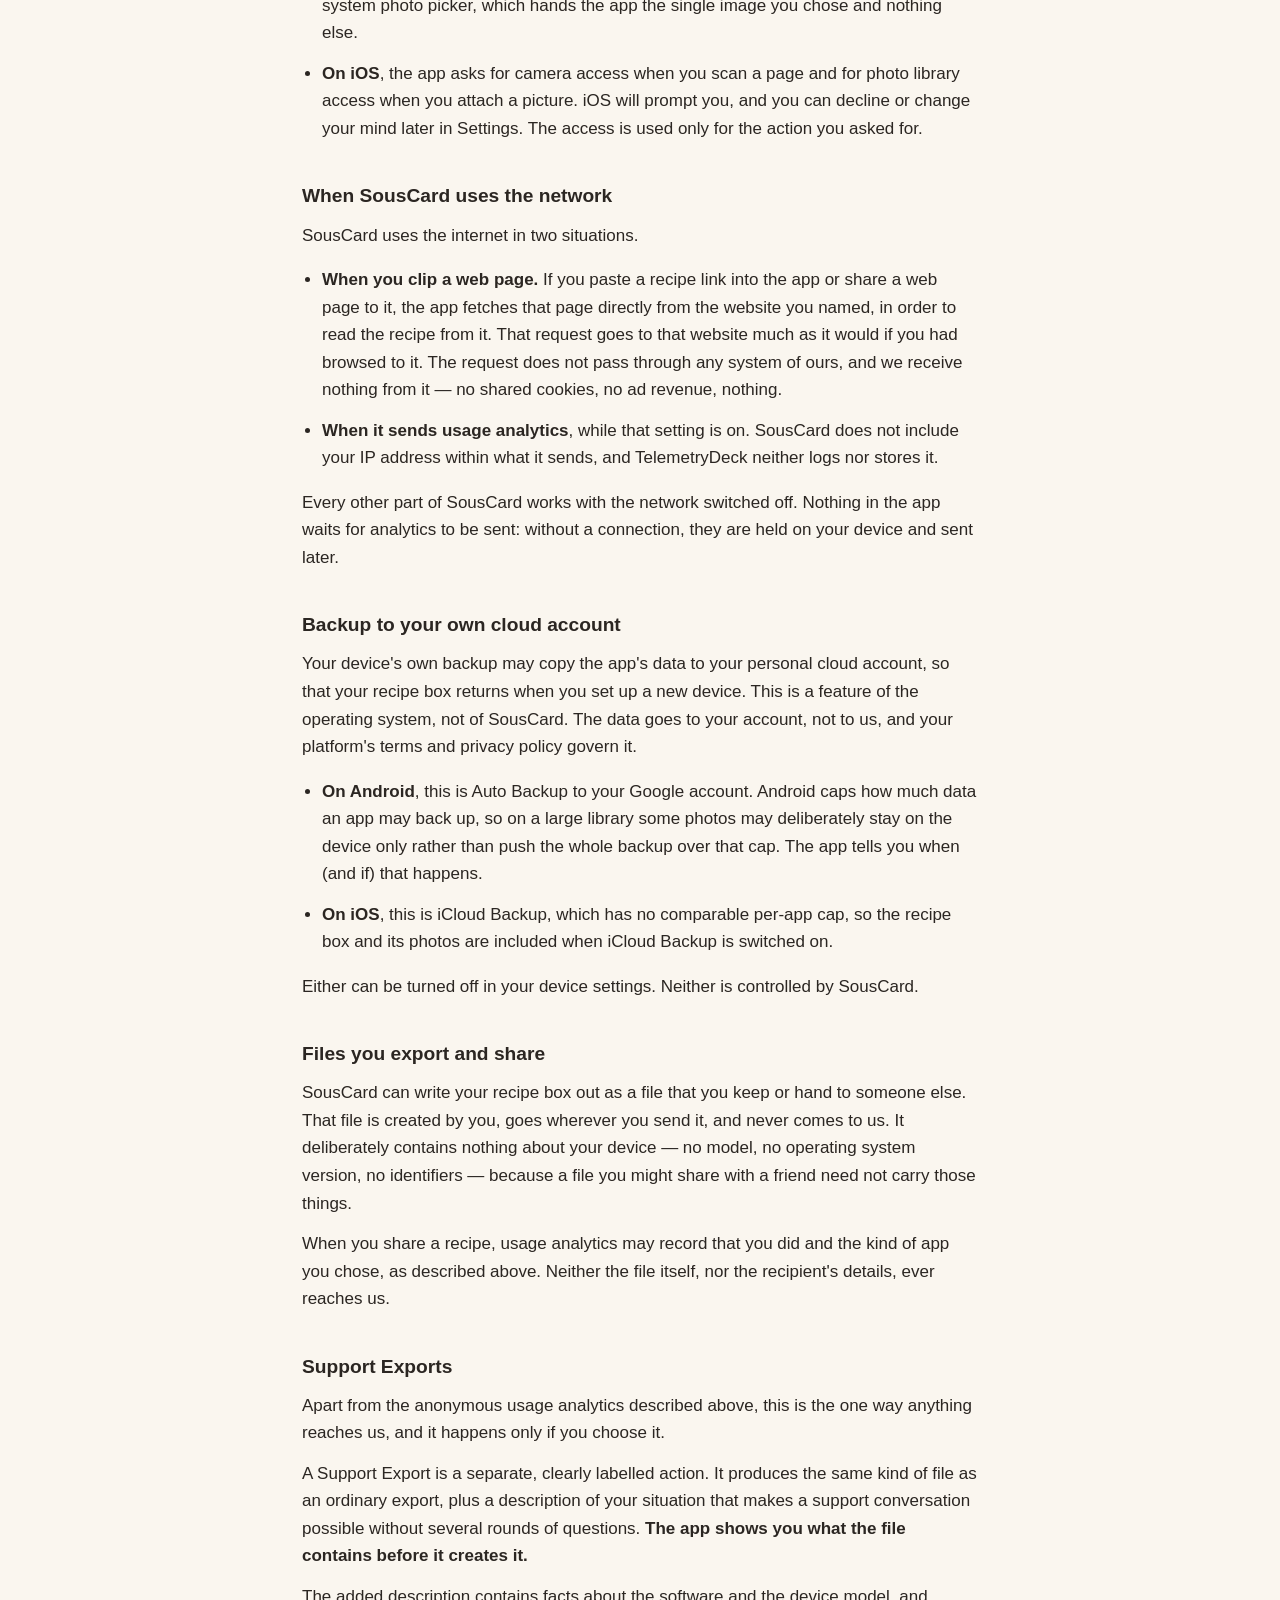
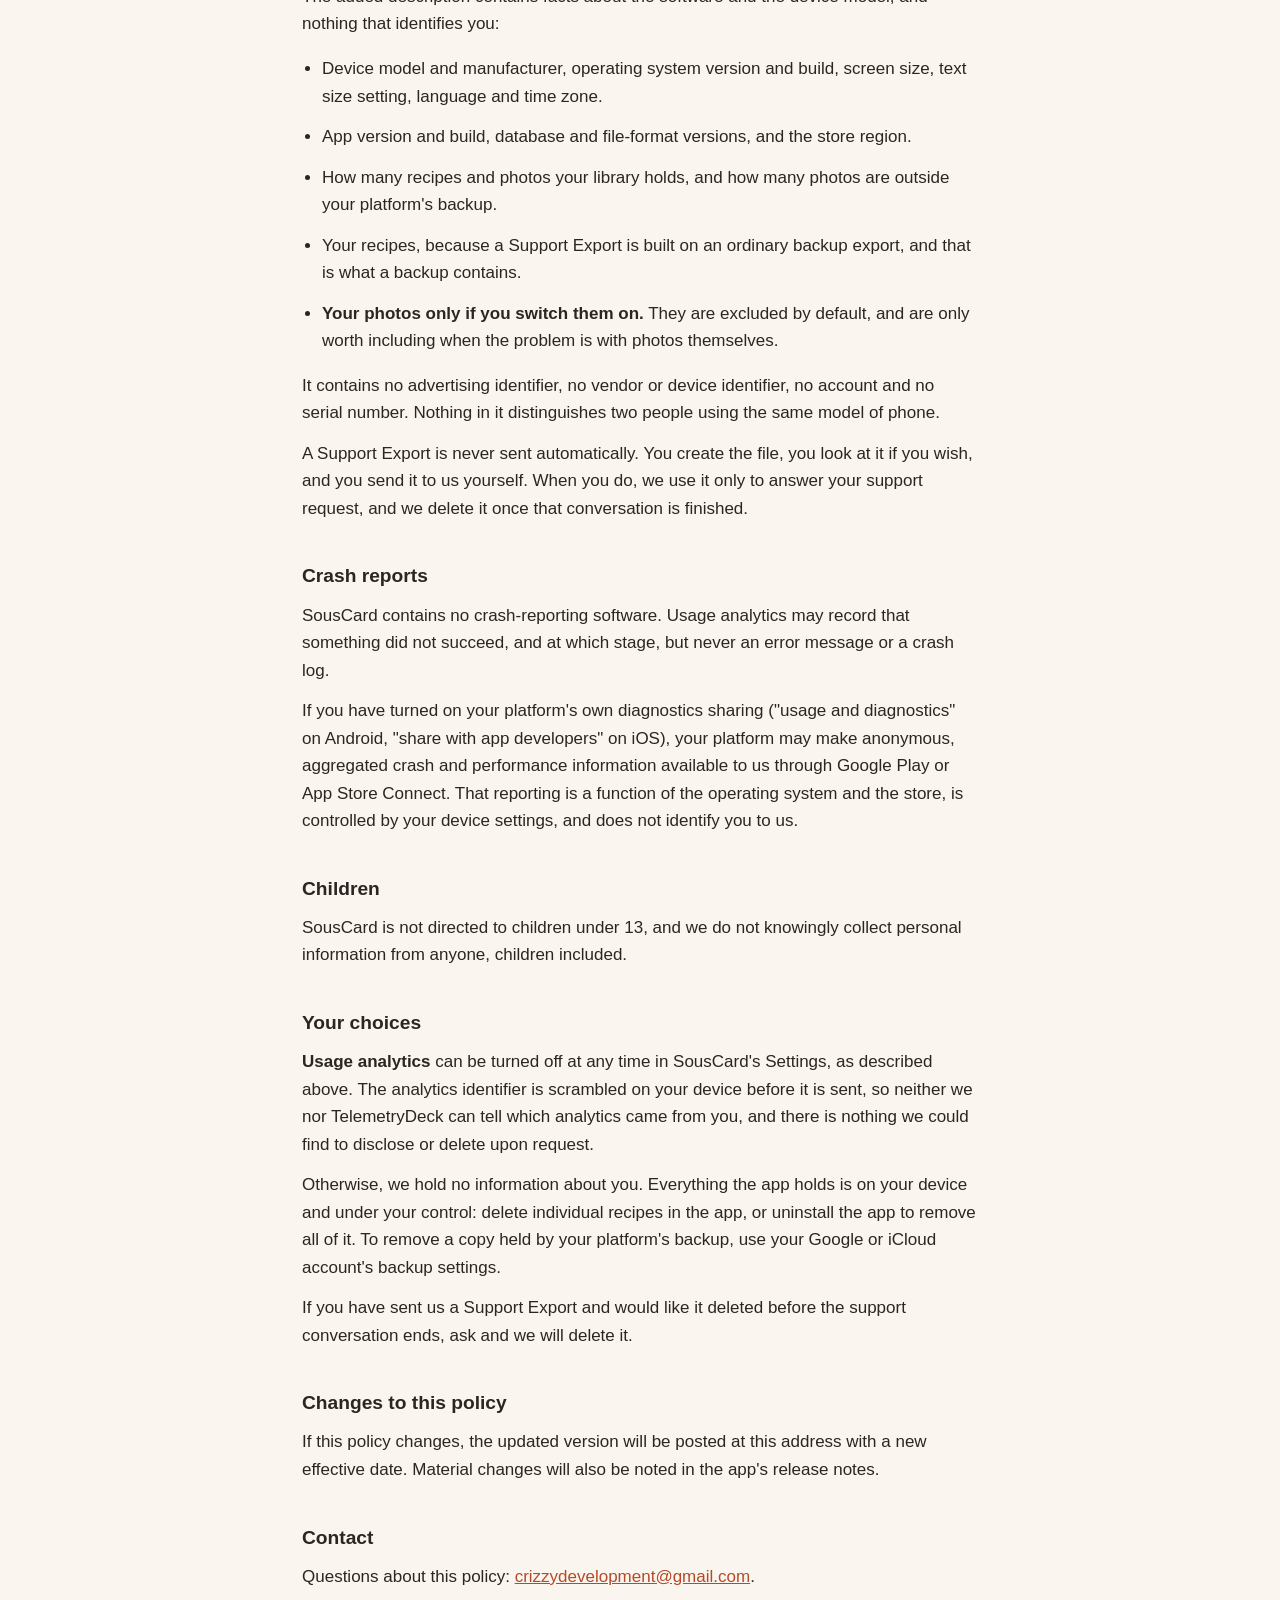
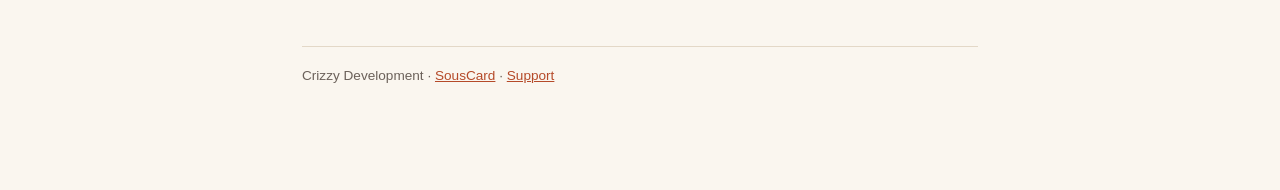
<file: souscard/privacy/index.html>
<!doctype html>
<html lang="en">
<head>
<meta charset="utf-8">
<meta name="viewport" content="width=device-width, initial-scale=1">
<title>SousCard Privacy Policy</title>
<meta name="description" content="The privacy policy for SousCard, a digital recipe box for Android and iOS. Your recipes stay on your device. SousCard sends only anonymous usage analytics, and you can turn them off.">
<link rel="stylesheet" href="/assets/site.css">
</head>
<body>
<div class="wrap">
<p class="crumb"><a href="/">Crizzy Development</a> / <a href="/souscard/">SousCard</a> / Privacy policy</p>
<header>
  <h1>SousCard Privacy Policy</h1>
  <p class="lede">This policy applies to the SousCard app for Android and iOS, published by an
  independent developer. Crizzy Development is the name the apps on this site are published under;
  it is not a separate legal entity.</p>
  <p class="meta">Effective September 14, 2026. Last updated September 28, 2026.</p>
</header>

<div class="key">
  <p><strong>The short version.</strong> Your recipes, photos and notes are stored on your device.
  They are yours, and they never leave it unless you send them somewhere yourself. There is no
  advertising, no collection of your personal information or any personally identifiable
  information, and no information about you is sold or shared.</p>
  <p>SousCard sends anonymous usage analytics. These record which features are used and whether they
  worked, never what you put into them. This interaction data is collected for the sole purpose of
  improving the features and usability of SousCard. Analytics are on by default, and you can turn
  them off at any time in the app's Settings.</p>
  <p>The only other thing that can reach us is a Support Export. It exists only if you deliberately
  create one and send it to us. Both are described in full below.</p>
</div>

<h2>Information we collect</h2>
<p>We collect fully anonymous usage analytics, described in the next section, and nothing else.
SousCard has no user accounts, no sign-in and no registration. We do not collect, store, sell or
share any personal information, and we have no ability to identify you.</p>
<p>SousCard contains no advertising software and no third-party tracking software. In fact,
significant efforts have been made to explicitly avoid such capabilities.</p>

<h2>Usage analytics</h2>
<p>To learn which parts of SousCard are used and where they fall short, the app sends short,
anonymous messages about how it is used. They go to TelemetryDeck, a privacy-first analytics service
that processes them on our behalf and stores them in the European Union. TelemetryDeck does not log
or store the IP address they arrive from, and keeps these messages for no longer than 12 months. No
one else sees this analytics data, for any purpose, advertising included.</p>
<p><strong>What is never sent:</strong></p>
<ul>
  <li>The contents of anything you write, clip or photograph: recipe titles, ingredients, method
  steps, notes, tags and photos.</li>
  <li>Anything you type or search for within the app.</li>
  <li>Any part of a web address, including the name of a website you clip from.</li>
  <li>File names, and the text of any error message.</li>
  <li>Your name, email address or contacts, anything from your device's location services, and any
  advertising identifier.</li>
</ul>
<p><strong>What is sent:</strong></p>
<ul>
  <li>Which features are used and how they turn out. For example: that a recipe was clipped from a
  photo and saved, that a clip did not succeed and at which stage, or that Cook Mode was
  opened.</li>
  <li>Technical details of your device and the app, which help in supporting the variety of devices
  SousCard is installed on:
    <ul>
      <li>the device model and manufacturer, and its type of processor</li>
      <li>the operating system and its version, the app's version, and where it was installed from (eg. App Store)</li>
      <li>screen size, pixel density and orientation</li>
      <li>language, region and time zone settings, and the direction text is read in</li>
      <li>display and accessibility settings: text size and weight, bold text, dark mode, and
      various visual accessibility settings</li>
      <li>the local hour and date when a message is recorded</li>
      <li>when the app was first used, how often and for how long it is used, and on how many
      days</li>
    </ul>
  </li>
  <li>The language a recipe you clip is written in, if it's a language the app supports.</li>
  <li>How many recipes your recipe box holds when a clip succeeds.</li>
  <li>When you share a recipe, the kind of app you shared it through, such as email, a messaging
  app, or AirDrop. Never who you sent it to.</li>
  <li>The language options you choose under Language Preferences in Settings, sent when the app
  starts and when you change one.</li>
  <li>A random identifier for this installation of the app, so that usage can be counted without
  knowing who you are. It is created for SousCard alone, so no other app, including any other app of
  ours, can match it. It is scrambled on your device before it is sent, and scrambled again by
  TelemetryDeck.</li>
</ul>
<p><strong>Turning it off.</strong> Usage analytics are on by default. To turn them off, open
Settings in SousCard and switch off <em>SousCard Telemetry Data</em>. This takes effect straight
away:</p>
<ul>
  <li>One last message is sent to record that analytics were turned off. If your device is offline
  at that moment, this message is not sent at all.</li>
  <li>After that, nothing more is sent.</li>
</ul>
<p>If you turn analytics back on, a message records that too. The rest of the app works exactly the
same either way.</p>

<h2>Information stored <b>only</b> on your device</h2>
<p>The app stores the things you put into it: recipe titles, descriptions, ingredients, method
steps, personal notes, tags, and any photos you add. This information is held in the app's private
storage on your device. It is not transmitted to us and it is not accessible to us.</p>
<p>Deleting a recipe removes it. Uninstalling SousCard removes all of it, subject to the backup
section below.</p>

<h2>Camera, photos and documents</h2>
<p>Reading text from an image, recognising the layout of a page, and reading a PDF all happen on
your device, on both platforms (Android and iOS). No image, page or document is uploaded anywhere.
Text recognition uses Google's ML Kit on Android and Apple's Vision framework on iOS; both run
offline, on the device, as part of the app.</p>
<p>How the app reaches your camera and photos differs between the two platforms, because the
platforms differ:</p>
<ul>
  <li><strong>On Android</strong>, SousCard requests no camera or photo permissions at all.
  Scanning is handled by the document scanner built into Google Play services, which runs outside
  the app under its own permissions, and attaching a photo goes through the Android system photo
  picker, which hands the app the single image you chose and nothing else.</li>
  <li><strong>On iOS</strong>, the app asks for camera access when you scan a page and for photo
  library access when you attach a picture. iOS will prompt you, and you can decline or change
  your mind later in Settings. The access is used only for the action you asked for.</li>
</ul>

<h2>When SousCard uses the network</h2>
<p>SousCard uses the internet in two situations.</p>
<ul>
  <li><strong>When you clip a web page.</strong> If you paste a recipe link into the app or share a
  web page to it, the app fetches that page directly from the website you named, in order to read
  the recipe from it. That request goes to that website much as it would if you had browsed to it.
  The request does not pass through any system of ours, and we receive nothing from it — no shared
  cookies, no ad revenue, nothing.</li>
  <li><strong>When it sends usage analytics</strong>, while that setting is on. SousCard does not
  include your IP address within what it sends, and TelemetryDeck neither logs nor stores it.</li>
</ul>
<p>Every other part of SousCard works with the network switched off. Nothing in the app waits for
analytics to be sent: without a connection, they are held on your device and sent later.</p>

<h2>Backup to your own cloud account</h2>
<p>Your device's own backup may copy the app's data to your personal cloud account, so that your
recipe box returns when you set up a new device. This is a feature of the operating system, not of
SousCard. The data goes to your account, not to us, and your platform's terms and privacy policy
govern it.</p>
<ul>
  <li><strong>On Android</strong>, this is Auto Backup to your Google account. Android caps how much
  data an app may back up, so on a large library some photos may deliberately stay on the device
  only rather than push the whole backup over that cap. The app tells you when (and if) that
  happens.</li>
  <li><strong>On iOS</strong>, this is iCloud Backup, which has no comparable per-app cap, so the
  recipe box and its photos are included when iCloud Backup is switched on.</li>
</ul>
<p>Either can be turned off in your device settings. Neither is controlled by SousCard.</p>

<h2>Files you export and share</h2>
<p>SousCard can write your recipe box out as a file that you keep or hand to someone else. That
file is created by you, goes wherever you send it, and never comes to us. It deliberately contains
nothing about your device — no model, no operating system version, no identifiers — because a file
you might share with a friend need not carry those things.</p>
<p>When you share a recipe, usage analytics may record that you did and the kind of app you chose,
as described above. Neither the file itself, nor the recipient's details, ever reaches us.</p>

<h2>Support Exports</h2>
<p>Apart from the anonymous usage analytics described above, this is the one way anything reaches
us, and it happens only if you choose it.</p>
<p>A Support Export is a separate, clearly labelled action. It produces the same kind of file as an
ordinary export, plus a description of your situation that makes a support conversation possible
without several rounds of questions. <strong>The app shows you what the file contains before it
creates it.</strong></p>
<p>The added description contains facts about the software and the device model, and nothing that
identifies you:</p>
<ul>
  <li>Device model and manufacturer, operating system version and build, screen size, text size
  setting, language and time zone.</li>
  <li>App version and build, database and file-format versions, and the store region.</li>
  <li>How many recipes and photos your library holds, and how many photos are outside your
  platform's backup.</li>
  <li>Your recipes, because a Support Export is built on an ordinary backup export, and that is what
  a backup contains.</li>
  <li><strong>Your photos only if you switch them on.</strong> They are excluded by default, and
  are only worth including when the problem is with photos themselves.</li>
</ul>
<p>It contains no advertising identifier, no vendor or device identifier, no account and no serial
number. Nothing in it distinguishes two people using the same model of phone.</p>
<p>A Support Export is never sent automatically. You create the file, you look at it if you wish,
and you send it to us yourself. When you do, we use it only to answer your support request, and we
delete it once that conversation is finished.</p>

<h2>Crash reports</h2>
<p>SousCard contains no crash-reporting software. Usage analytics may record that something did not
succeed, and at which stage, but never an error message or a crash log.</p>
<p>If you have turned on your platform's own diagnostics sharing ("usage and diagnostics" on
Android, "share with app developers" on iOS), your platform may make anonymous, aggregated crash and
performance information available to us through Google Play or App Store Connect. That reporting is
a function of the operating system and the store, is controlled by your device settings, and does
not identify you to us.</p>

<h2>Children</h2>
<p>SousCard is not directed to children under 13, and we do not knowingly collect personal
information from anyone, children included.</p>

<h2>Your choices</h2>
<p><strong>Usage analytics</strong> can be turned off at any time in SousCard's Settings, as
described above. The analytics identifier is scrambled on your device before it is sent, so neither
we nor TelemetryDeck can tell which analytics came from you, and there is nothing we could find to
disclose or delete upon request.</p>
<p>Otherwise, we hold no information about you. Everything the app holds is on your device and under
your control: delete individual recipes in the app, or uninstall the app to remove all of it. To
remove a copy held by your platform's backup, use your Google or iCloud account's backup
settings.</p>
<p>If you have sent us a Support Export and would like it deleted before the support conversation
ends, ask and we will delete it.</p>

<h2>Changes to this policy</h2>
<p>If this policy changes, the updated version will be posted at this address with a new effective
date. Material changes will also be noted in the app's release notes.</p>

<h2>Contact</h2>
<p>Questions about this policy: <a href="mailto:crizzydevelopment@gmail.com">crizzydevelopment@gmail.com</a>.</p>

<footer>
  <p>Crizzy Development · <a href="/souscard/">SousCard</a> · <a href="/souscard/support/">Support</a></p>
</footer>
</div>
</body>
</html>
</file>
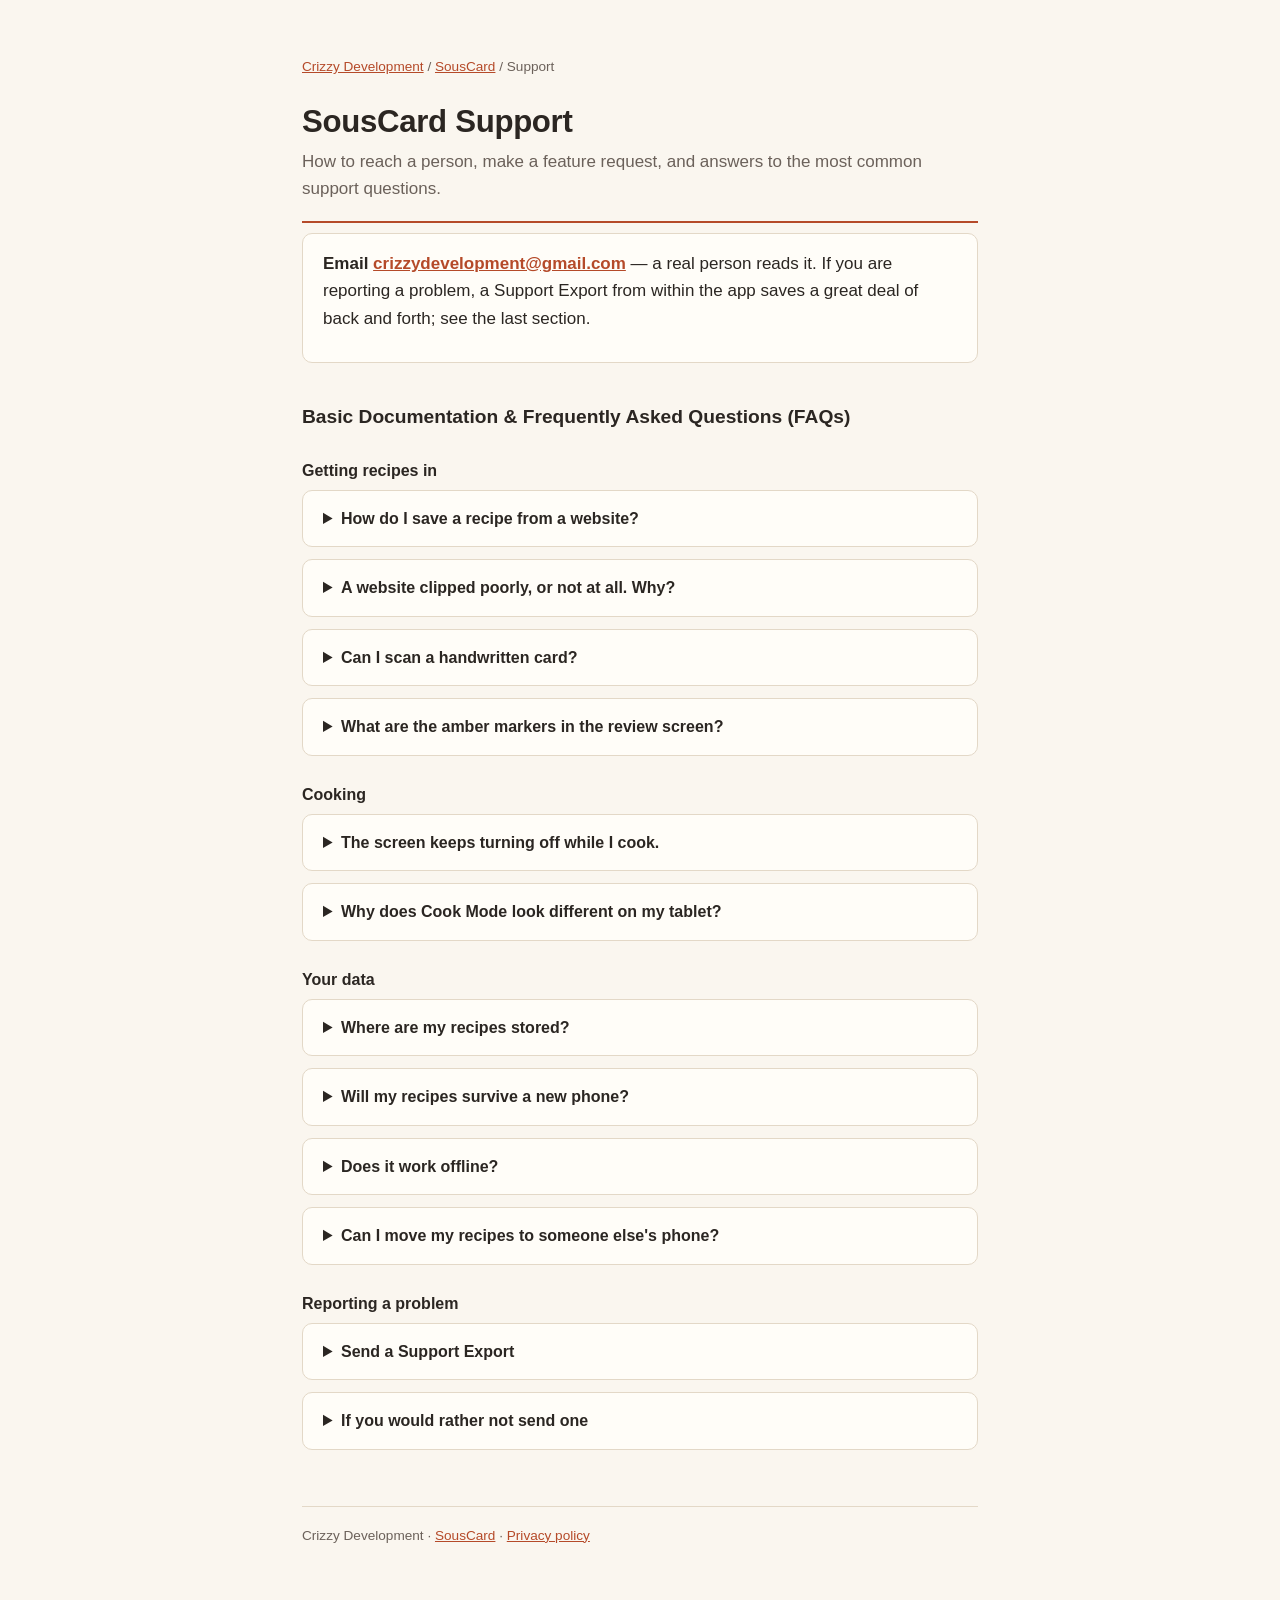
<file: souscard/support/index.html>
<!doctype html>
<html lang="en">
<head>
<meta charset="utf-8">
<meta name="viewport" content="width=device-width, initial-scale=1">
<title>SousCard Support</title>
<meta name="description" content="Support and frequently asked questions for SousCard, a digital recipe box for Android and iOS.">
<link rel="stylesheet" href="/assets/site.css">
</head>
<body>
<div class="wrap">
<p class="crumb"><a href="/">Crizzy Development</a> / <a href="/souscard/">SousCard</a> / Support</p>
<header>
  <h1>SousCard Support</h1>
  <p class="lede">How to reach a person, make a feature request, and answers to the most common
  support questions.</p>
</header>

<div class="key">
  <p><strong>Email <a href="mailto:crizzydevelopment@gmail.com">crizzydevelopment@gmail.com</a></strong>
  — a real person reads it. If you are reporting a problem, a Support Export from within the app
  saves a great deal of back and forth; see the last section.</p>
</div>

<h2>Basic Documentation &amp; Frequently Asked Questions (FAQs)</h2>

<h3>Getting recipes in</h3>

<details class="faq">
  <summary><h4>How do I save a recipe from a website?</h4></summary>
  <div class="faq-a">
    <p>Two ways. Paste the link into the app with "Clip a link", or use your browser's share button and
    share directly to SousCard. The app reads the recipe out of the page's own structured data, so it
    gets the ingredients and steps rather than the articles, stories, and advertising around them.</p>
  </div>
</details>

<details class="faq">
  <summary><h4>A website clipped poorly, or not at all. Why?</h4></summary>
  <div class="faq-a">
    <p>SousCard reads the machine-readable recipe that most cooking sites publish inside their pages. A
    site that does not publish one cannot be clipped this way. Using your browser to print the page as
    a PDF and then 'clipping a PDF' will usually provide a working solution in these cases.</p>
    <p>Another possible case is that there's just too much 'extra' weaved throughout the site's page (we've
    all seen these ones). If the site has a 'print recipe' button, that often clears out almost all the
    clutter. Save that page to a PDF, and clip from there — almost a guaranteed positive result.</p>
  </div>
</details>

<details class="faq">
  <summary><h4>Can I scan a handwritten card?</h4></summary>
  <div class="faq-a">
    <p>Yes. "Clip a photo" opens a scanner and the text is read on your device. Handwriting is harder
    than print to decipher, so expect to correct more of it — which is why every import stops at a
    review screen before saving.</p>
    <p>We're looking into ways of further improving this, but it will likely involve cloud-based AI
    services to get really good. If this would be a big win for you, reach out with the feature request
    — we're looking to understand your needs better:
    <a href="mailto:crizzydevelopment@gmail.com">crizzydevelopment@gmail.com</a>.</p>
  </div>
</details>

<details class="faq">
  <summary><h4>What are the amber markers in the review screen?</h4></summary>
  <div class="faq-a">
    <p>They mark a field the app was not confident about. Nothing is wrong; it is asking you to confirm
    rather than guessing silently. Once you confirm a field it stays confirmed, and a later re-import
    will not overwrite it.</p>
  </div>
</details>

<h3>Cooking</h3>

<details class="faq">
  <summary><h4>The screen keeps turning off while I cook.</h4></summary>
  <div class="faq-a">
    <p>It should not — Cook Mode holds the screen awake while it is open. If your device turns it off
    anyway, check whether a battery saver is overriding the app. If you've checked that and it
    continues, send us a support request.</p>
  </div>
</details>

<details class="faq">
  <summary><h4>Why does Cook Mode look different on my tablet?</h4></summary>
  <div class="faq-a">
    <p>In landscape orientation (often the preferred one for tablets), ingredients pin to a column
    beside the steps. In portrait they collapse into a drawer above them. It follows the orientation
    rather than the device, so rotating a phone gives you the wide layout too.</p>
  </div>
</details>

<h3>Your data</h3>

<details class="faq">
  <summary><h4>Where are my recipes stored?</h4></summary>
  <div class="faq-a">
    <p>On your device, in the app's private storage. There is no account and no server. See the
    <a href="/souscard/privacy/">privacy policy</a>.</p>
    <p>Even without an internet/WiFi connection, you can always access your recipes.</p>
  </div>
</details>

<details class="faq">
  <summary><h4>Will my recipes survive a new phone?</h4></summary>
  <div class="faq-a">
    <p>Your device's own backup carries them — Auto Backup to your Google account on Android, iCloud
    Backup on iOS — and restores them when you set up a new device, provided backup is switched on in
    your device settings.</p>
    <p>On Android there is one wrinkle worth knowing: the Android platform caps how much data an app
    may back up. Photos are large, so on a big library SousCard keeps some photos on the device only
    rather than push the whole backup past that cap; and you'll get a notice in SousCard if and when
    that happens. Exporting your recipe box to a file is the way to keep a copy of everything. iOS has
    no equivalent cap.</p>
    <p>For getting your recipes onto a new phone, that requires you to restore that phone-level backup
    onto your new phone using the Android or iOS standard 'phone transfer' capabilities.</p>
  </div>
</details>

<details class="faq">
  <summary><h4>Does it work offline?</h4></summary>
  <div class="faq-a">
    <p>Yes, apart from clipping a web link, which needs to fetch the page, of course. Scanning, reading
    PDFs, editing and cooking all work with the network off.</p>
  </div>
</details>

<details class="faq">
  <summary><h4>Can I move my recipes to someone else's phone?</h4></summary>
  <div class="faq-a">
    <p>Yes. Export writes your recipe box to a file you can send however you like, and the other person
    imports it. The file carries your recipes and photos and nothing about your device.</p>
    <p>This even works across platforms — so if you have an Android, and your friend an iPhone (or vice
    versa), it still works!</p>
  </div>
</details>

<h3>Reporting a problem</h3>

<details class="faq">
  <summary><h4>Send a Support Export</h4></summary>
  <div class="faq-a">
    <p>In Backup &amp; Sharing there is a Support section with a Support Export. It produces a single
    file containing your recipe box plus a short description of your device and app version — the
    things we would otherwise have to ask you for one at a time.</p>
    <p><strong>The app shows you exactly what the file contains before it creates it.</strong> Photos
    are left out by default; include them only if the problem is with photos themselves. Nothing is
    sent automatically — you create the file and email it to us.</p>
    <p>What it does not contain: any personal identifier, account, or serial number. The
    <a href="/souscard/privacy/">privacy policy</a> lists the contents in full, and says what happens
    to a Support Export after your question is answered.</p>
  </div>
</details>

<details class="faq">
  <summary><h4>If you would rather not send one</h4></summary>
  <div class="faq-a">
    <p>Email <a href="mailto:crizzydevelopment@gmail.com">crizzydevelopment@gmail.com</a> with what you
    were doing and what happened. Screenshots help more than descriptions, and the app version — shown
    at the bottom of the Backup &amp; Sharing screen — helps a lot, too.</p>
  </div>
</details>

<footer>
  <p>Crizzy Development · <a href="/souscard/">SousCard</a> · <a href="/souscard/privacy/">Privacy policy</a></p>
</footer>
</div>
</body>
</html>
</file>
<file: assets/site.css>
:root {
  --bg:#FAF6EF; --surface:#FFFDF8; --ink:#2B2622; --ink-soft:#6B615A;
  --rule:#E3D8C7; --accent:#B54A29; --code-bg:#F2EADE;
}
@media (prefers-color-scheme: dark) {
  :root {
    --bg:#191614; --surface:#211D1A; --ink:#EFE7DA; --ink-soft:#A99C90;
    --rule:#3A332C; --accent:#E08258; --code-bg:#262019;
  }
}
* { box-sizing: border-box; }
body {
  margin:0; background:var(--bg); color:var(--ink);
  font-family: ui-sans-serif,-apple-system,"Segoe UI",Roboto,Helvetica,Arial,sans-serif;
  font-size:17px; line-height:1.62;
}
.wrap { max-width:720px; margin:0 auto; padding:56px 22px 90px; }
a { color:var(--accent); }
a.plain { text-decoration:none; }
header { border-bottom:2px solid var(--accent); padding-bottom:18px; margin-bottom:10px; }
h1 { font-size:1.95rem; line-height:1.15; margin:0 0 8px; letter-spacing:-0.01em; }
h2 { font-size:1.2rem; margin:38px 0 10px; }
h3 { font-size:1rem; margin:26px 0 6px; }
p, li { margin:0 0 13px; }
ul { padding-left:1.25rem; }
.lede { color:var(--ink-soft); margin:0; }
.meta { color:var(--ink-soft); font-size:.85rem; margin:8px 0 0; }
.card {
  display:block; background:var(--surface); border:1px solid var(--rule);
  border-radius:10px; padding:18px 20px; margin:0 0 14px; text-decoration:none; color:inherit;
}
.card:hover { border-color:var(--accent); }
.card h2 { margin:0 0 4px; font-size:1.1rem; color:var(--accent); }
.card p { margin:0; color:var(--ink-soft); font-size:.94rem; }
.crumb { font-size:.85rem; color:var(--ink-soft); margin:0 0 26px; }
.key { background:var(--surface); border:1px solid var(--rule); border-radius:10px;
  padding:16px 20px; margin:0 0 22px; }
.key ul { margin:0; }
.key li:last-child { margin-bottom:0; }
.faq { background:var(--surface); border:1px solid var(--rule); border-radius:10px;
  padding:0 20px; margin:0 0 12px; }
.faq summary { padding:14px 0; cursor:pointer; }
.faq summary h4 { display:inline; font-size:1rem; margin:0; }
.faq[open] summary { border-bottom:1px solid var(--rule); }
.faq-a { padding:14px 0; }
.faq-a p:last-child { margin-bottom:0; }
footer { margin-top:56px; padding-top:18px; border-top:1px solid var(--rule);
  color:var(--ink-soft); font-size:.85rem; }
code { background:var(--code-bg); padding:1px 5px; border-radius:4px; font-size:.88em;
  font-family: ui-monospace,Menlo,Consolas,monospace; }
</file>
